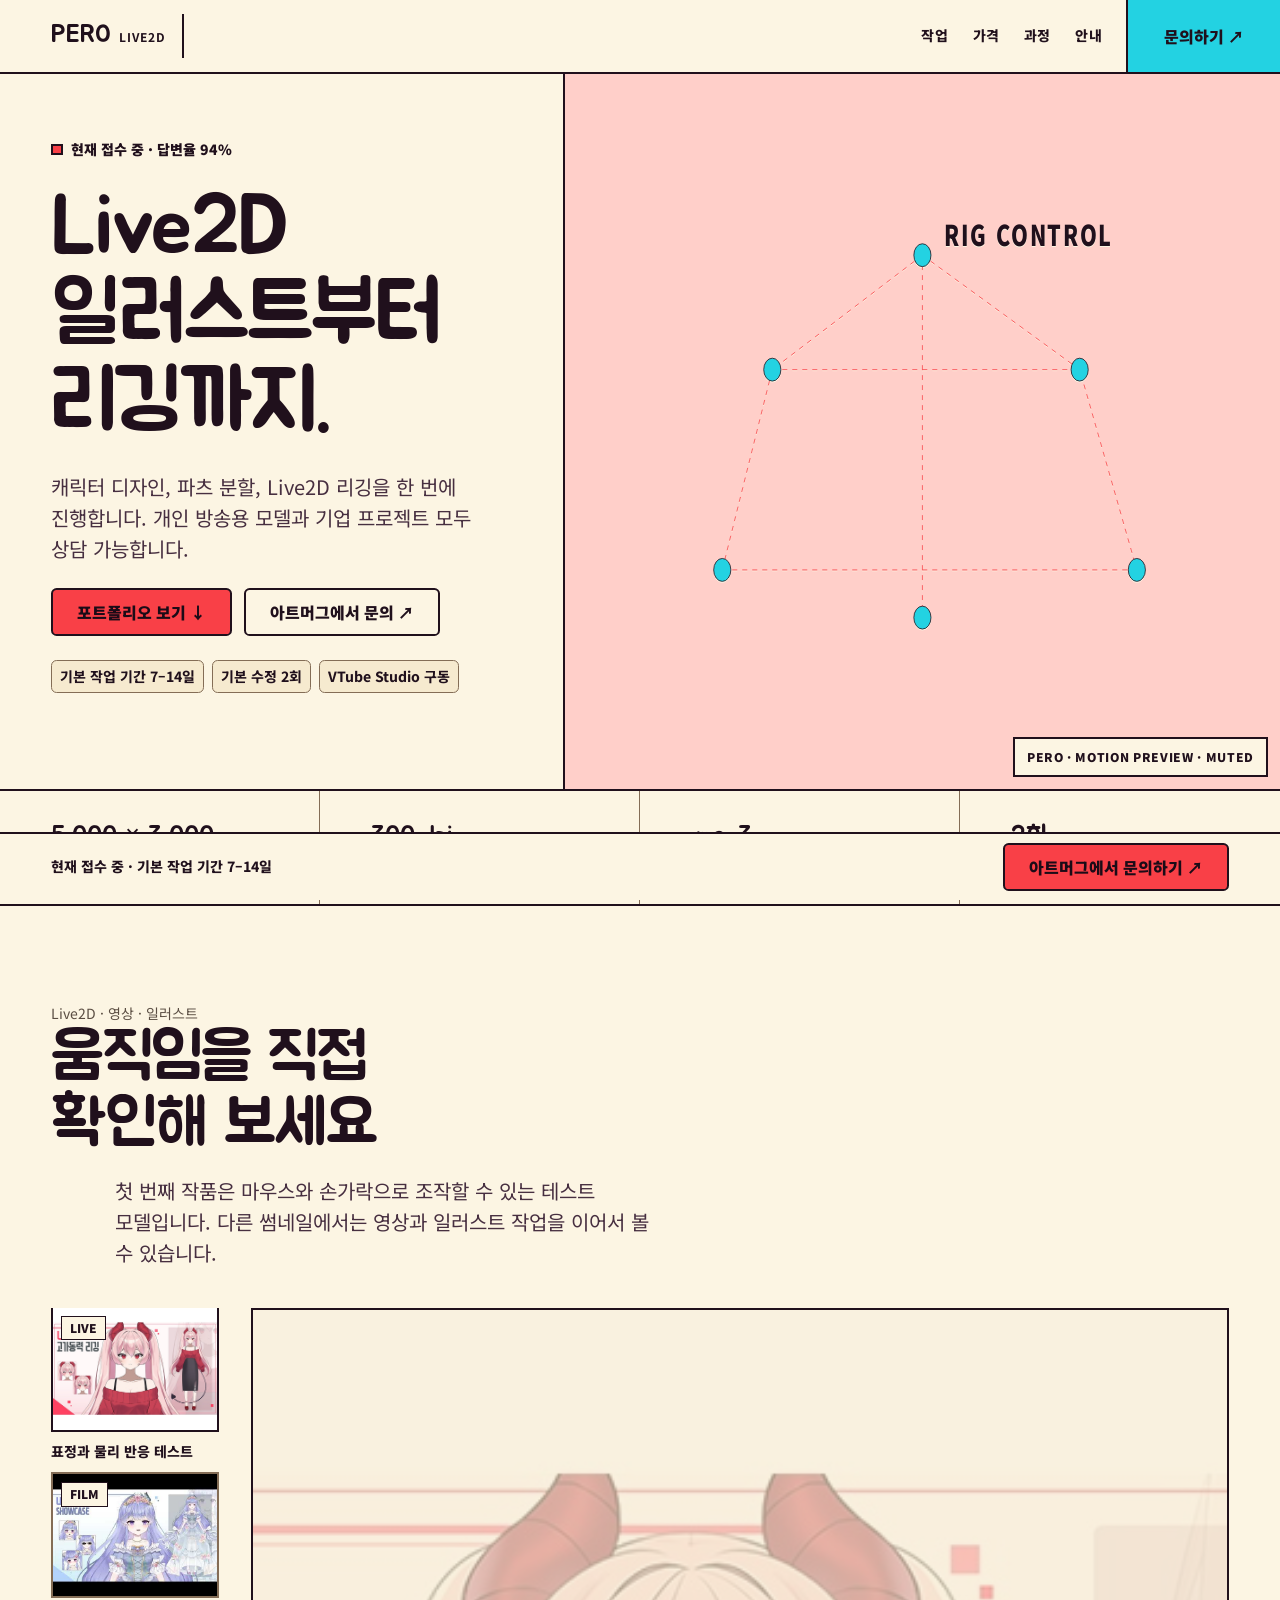
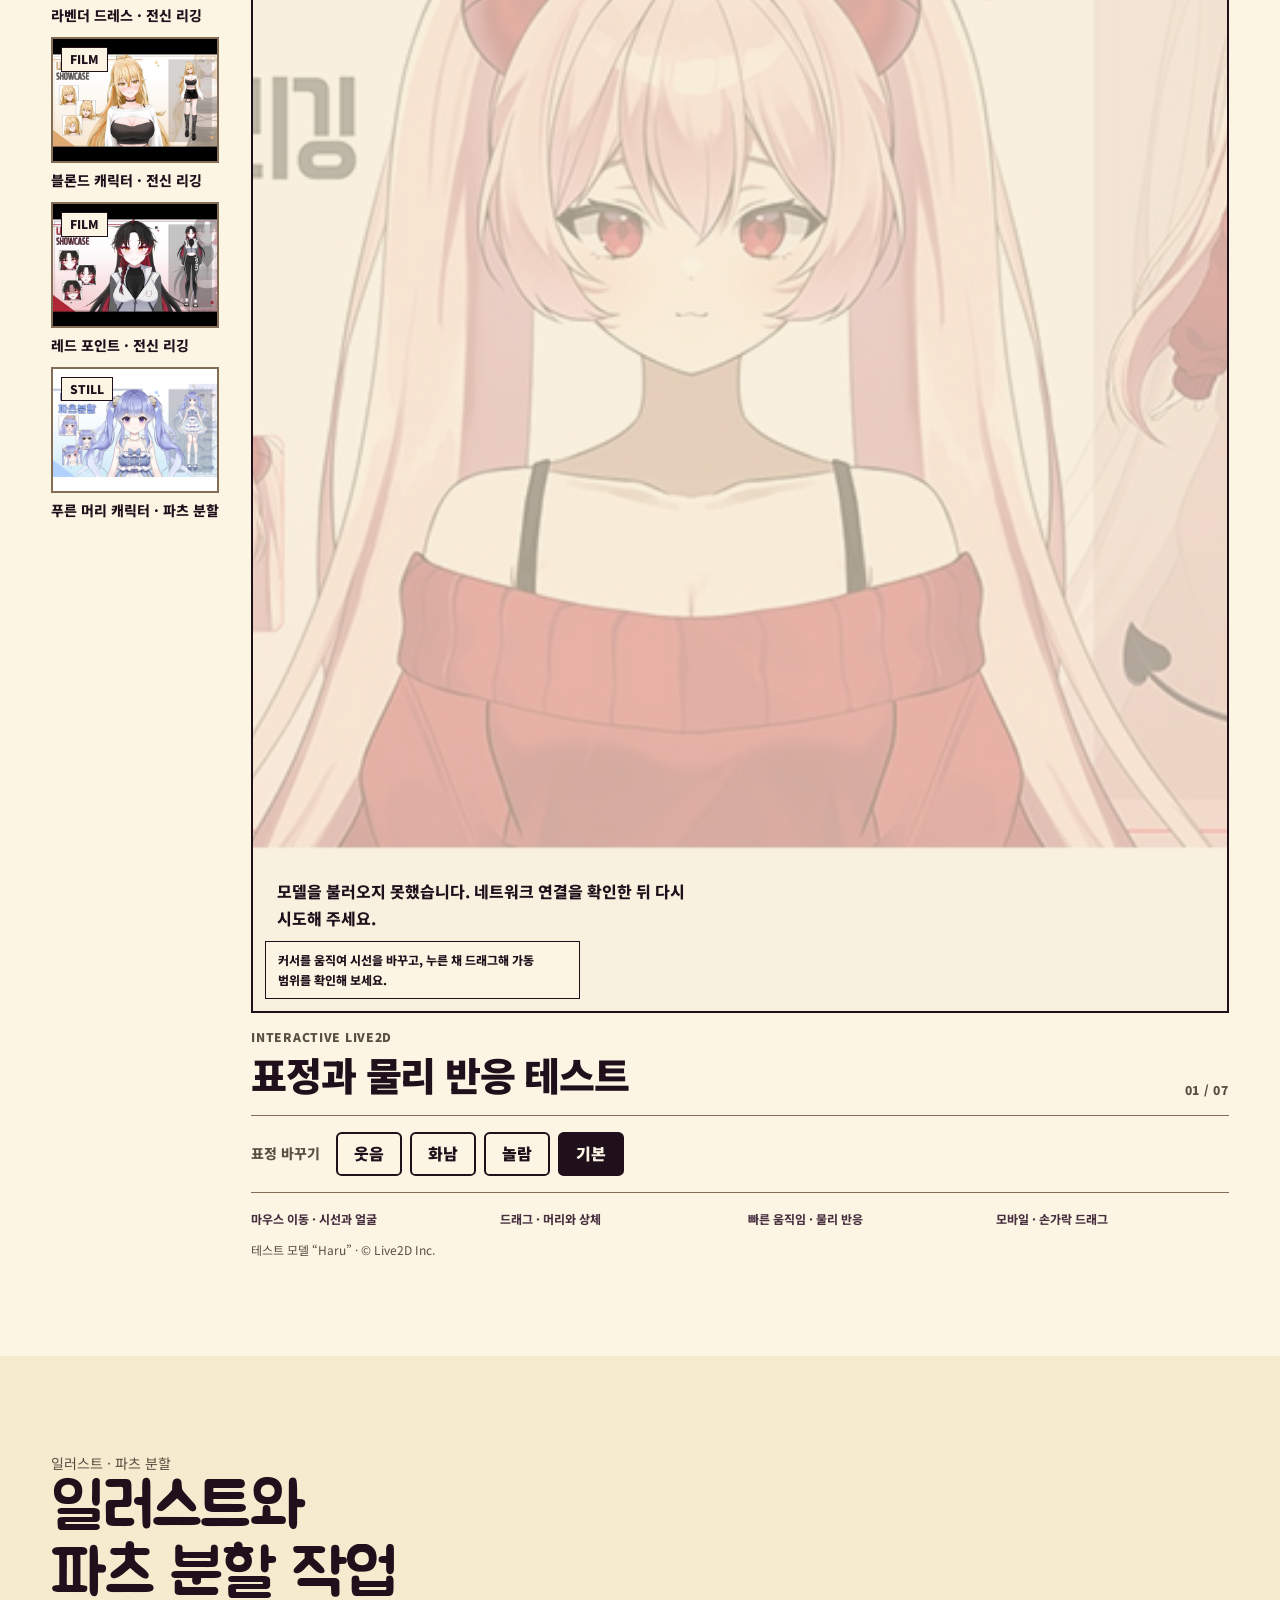
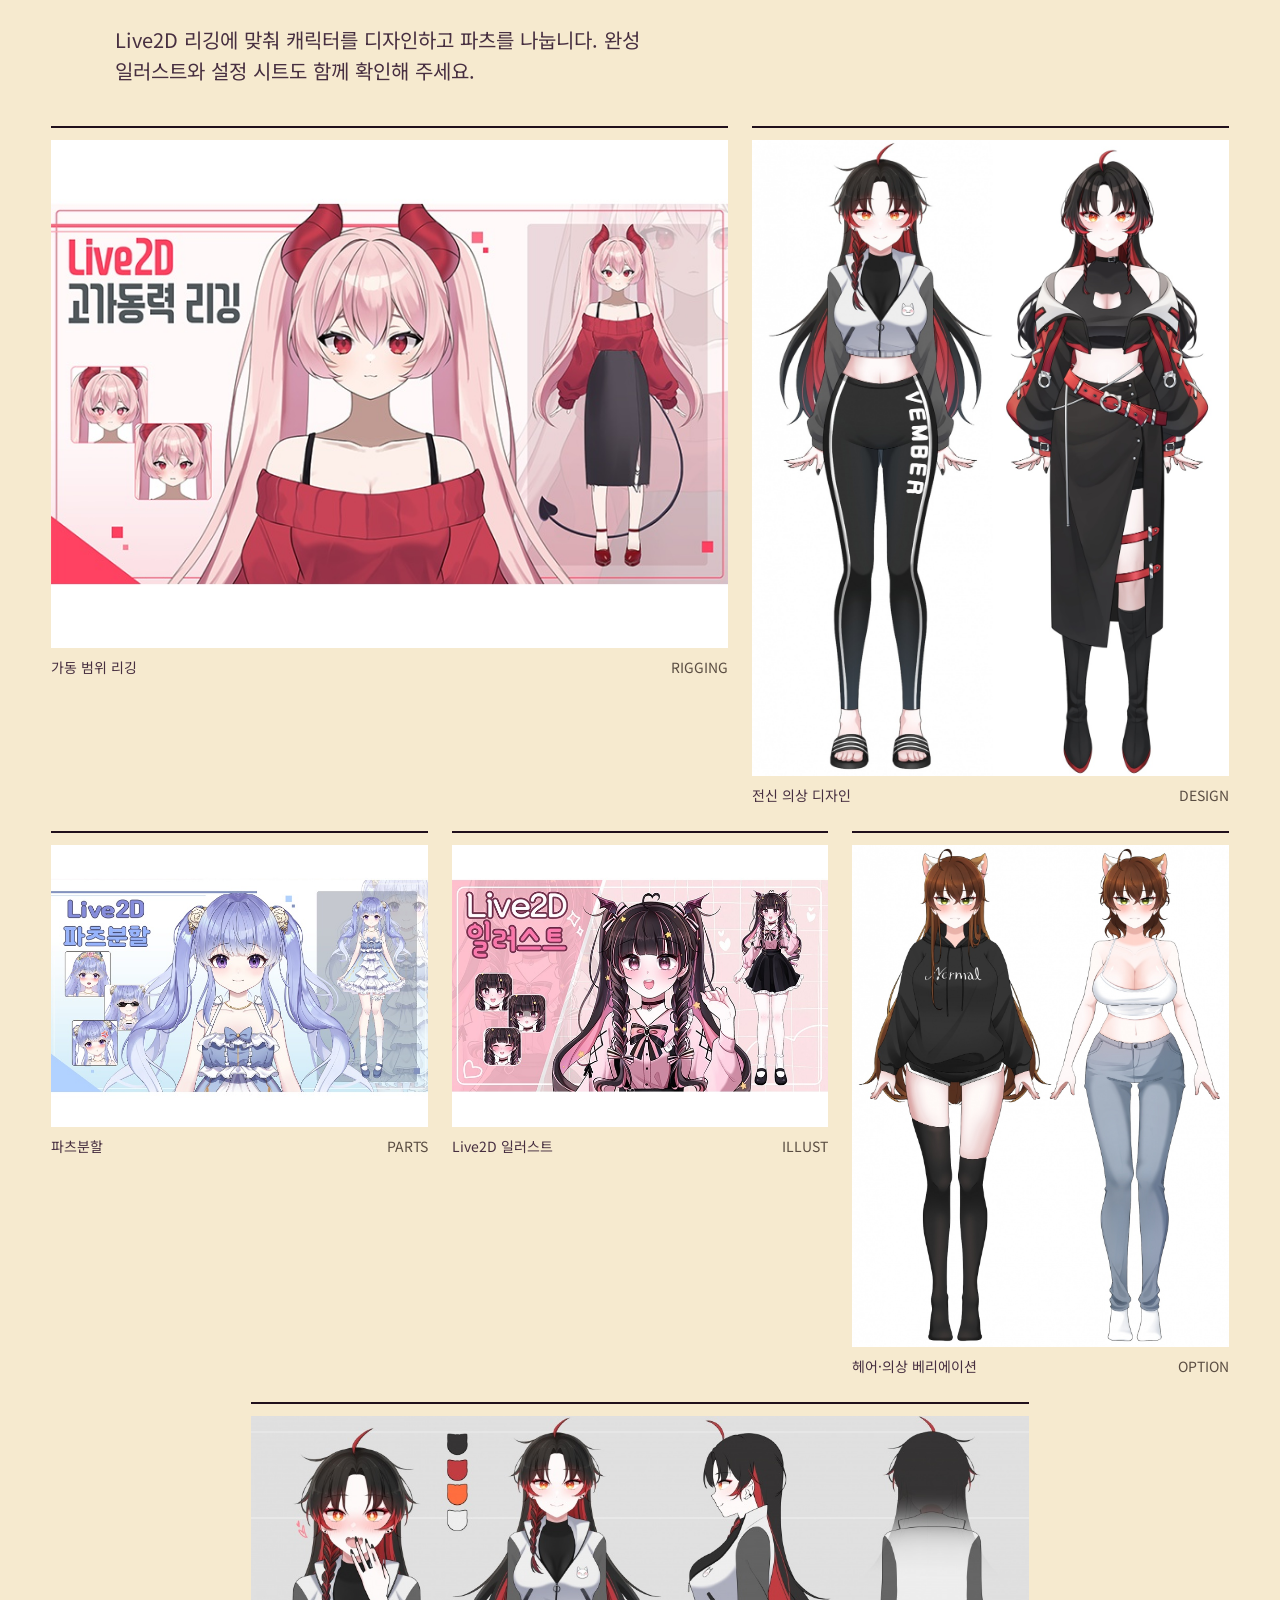
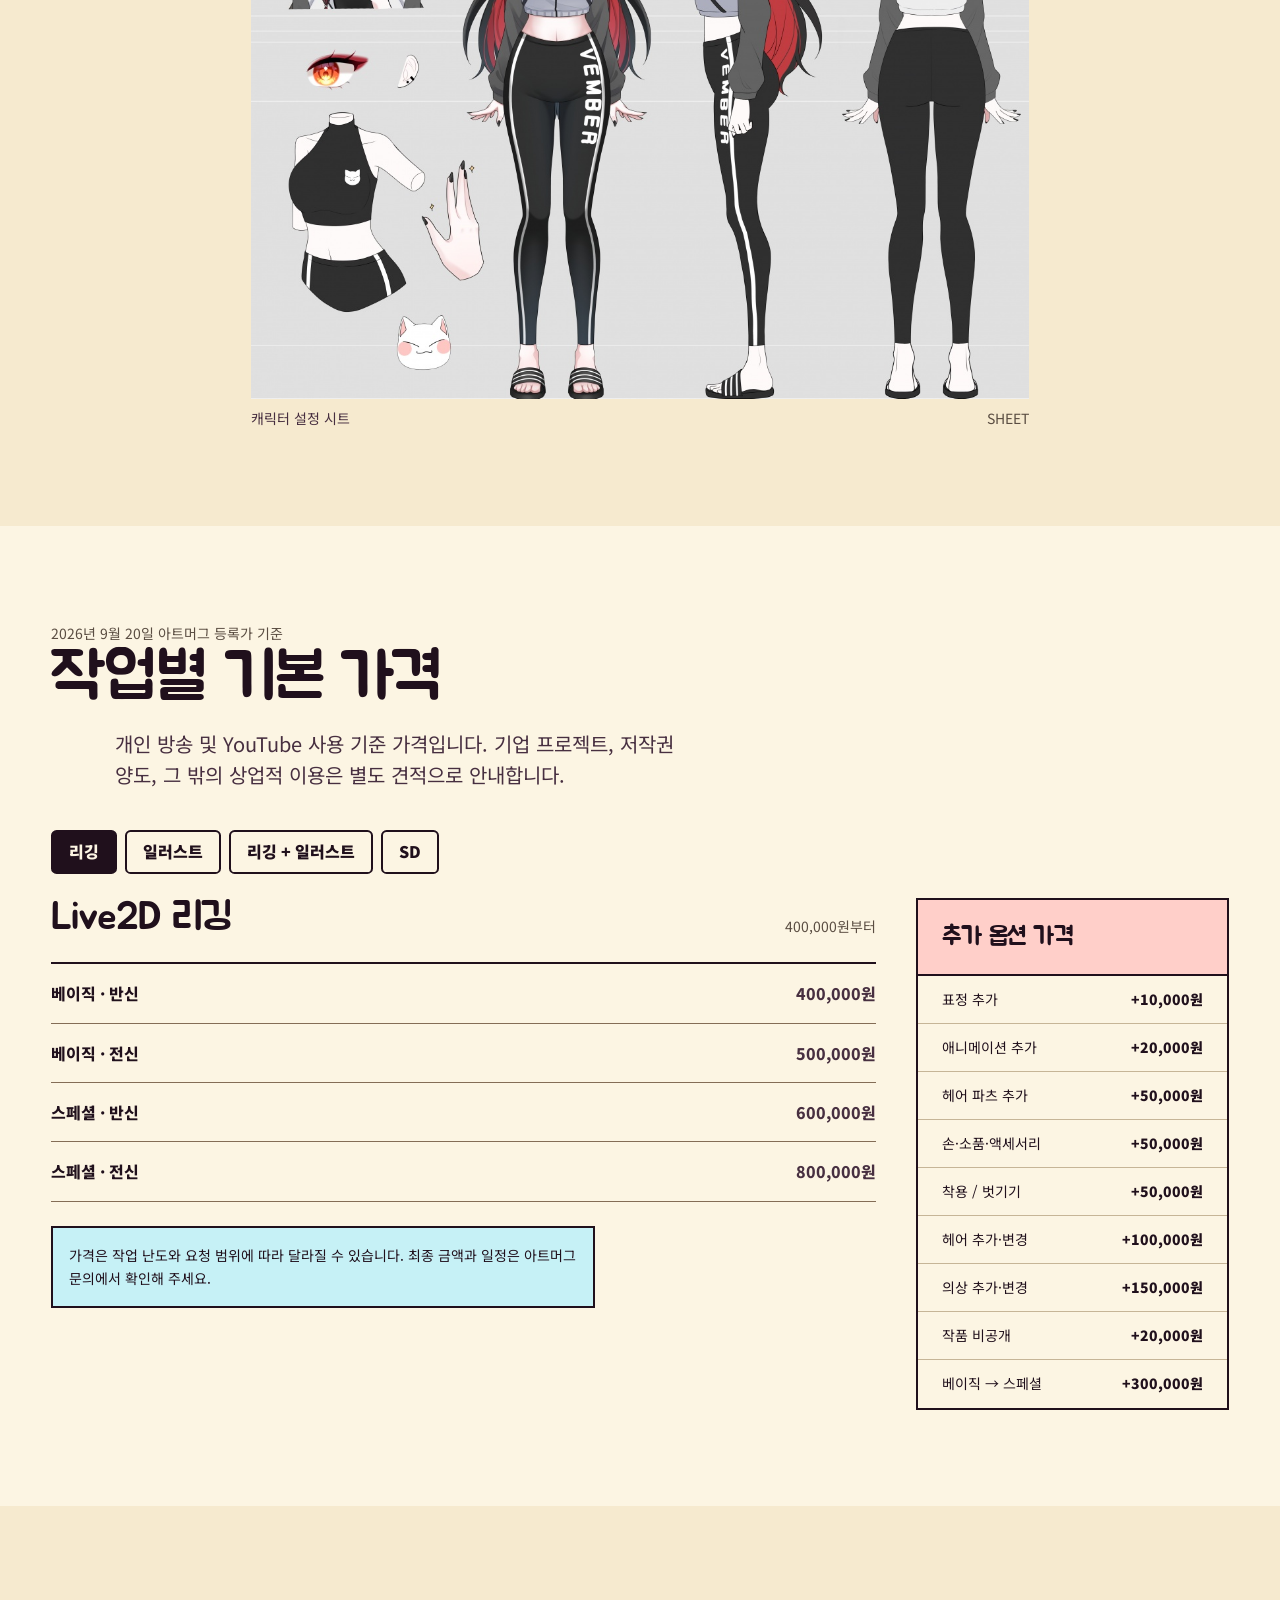
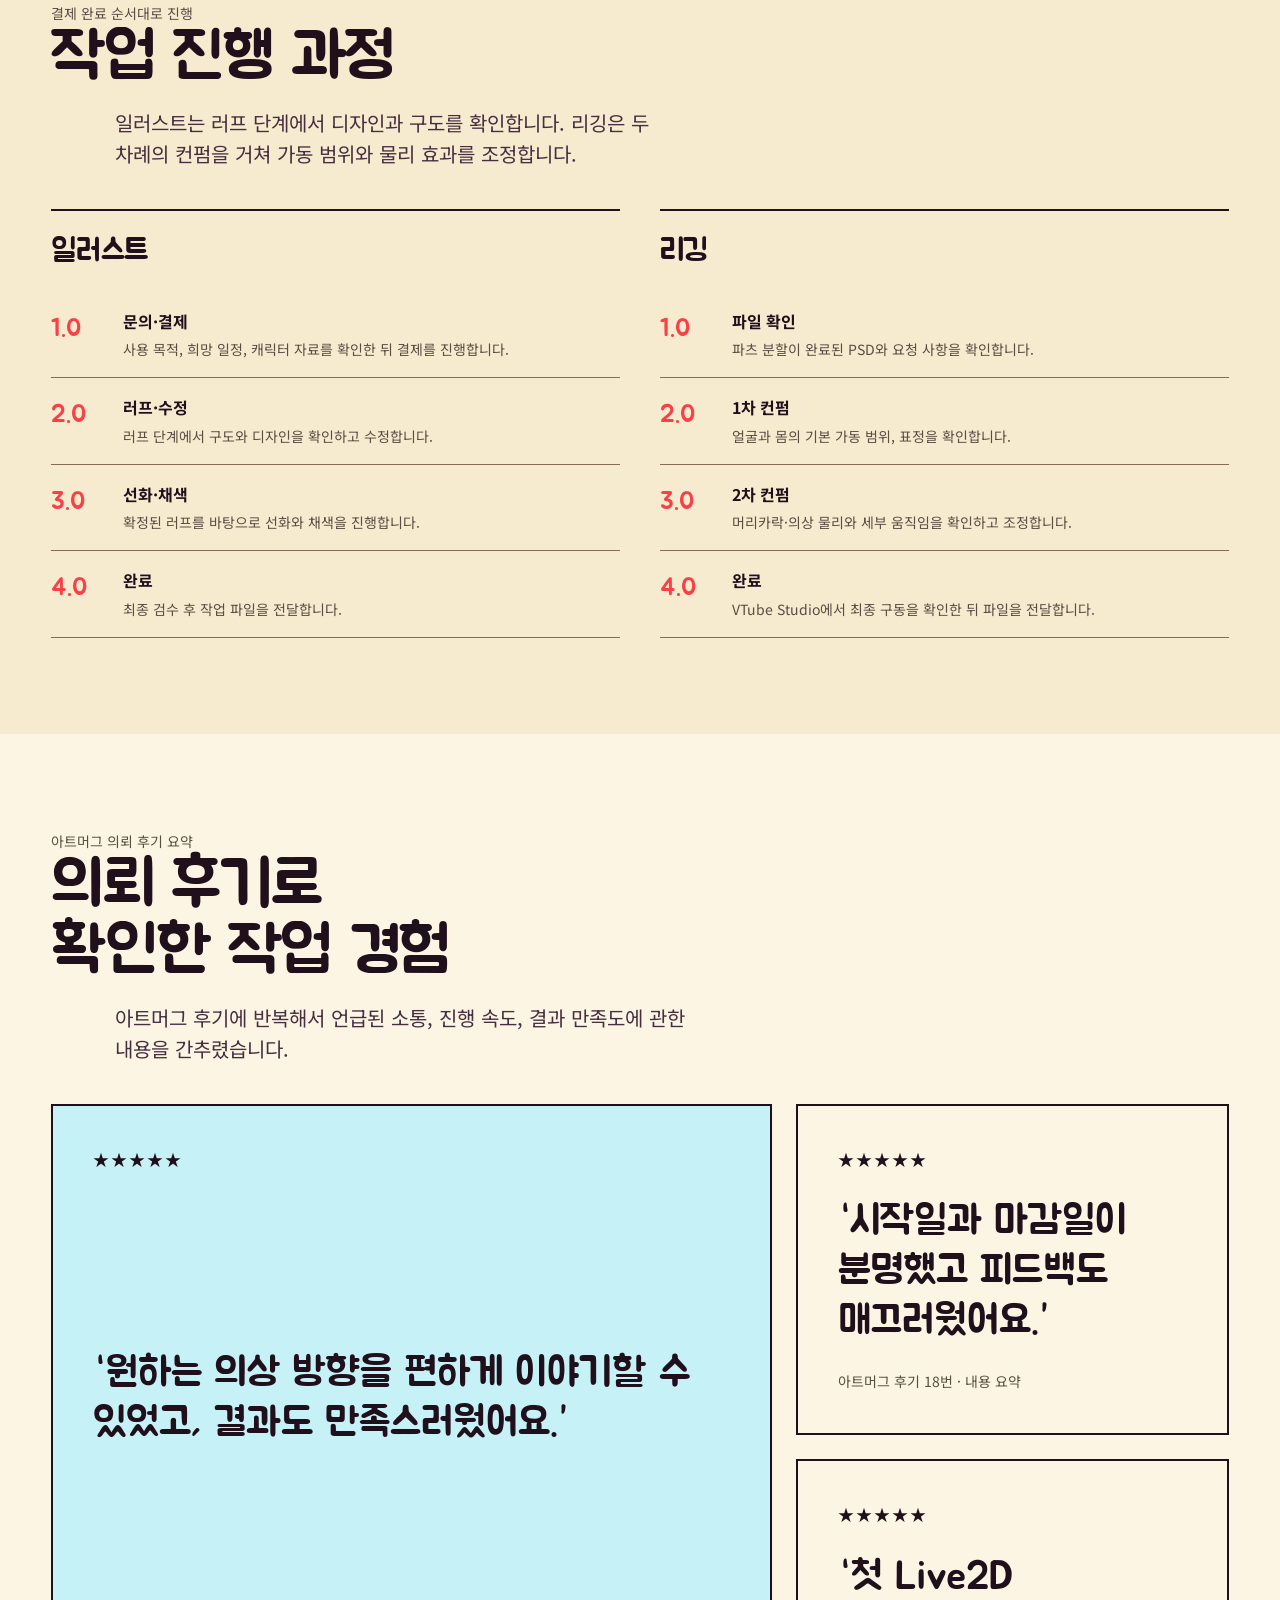
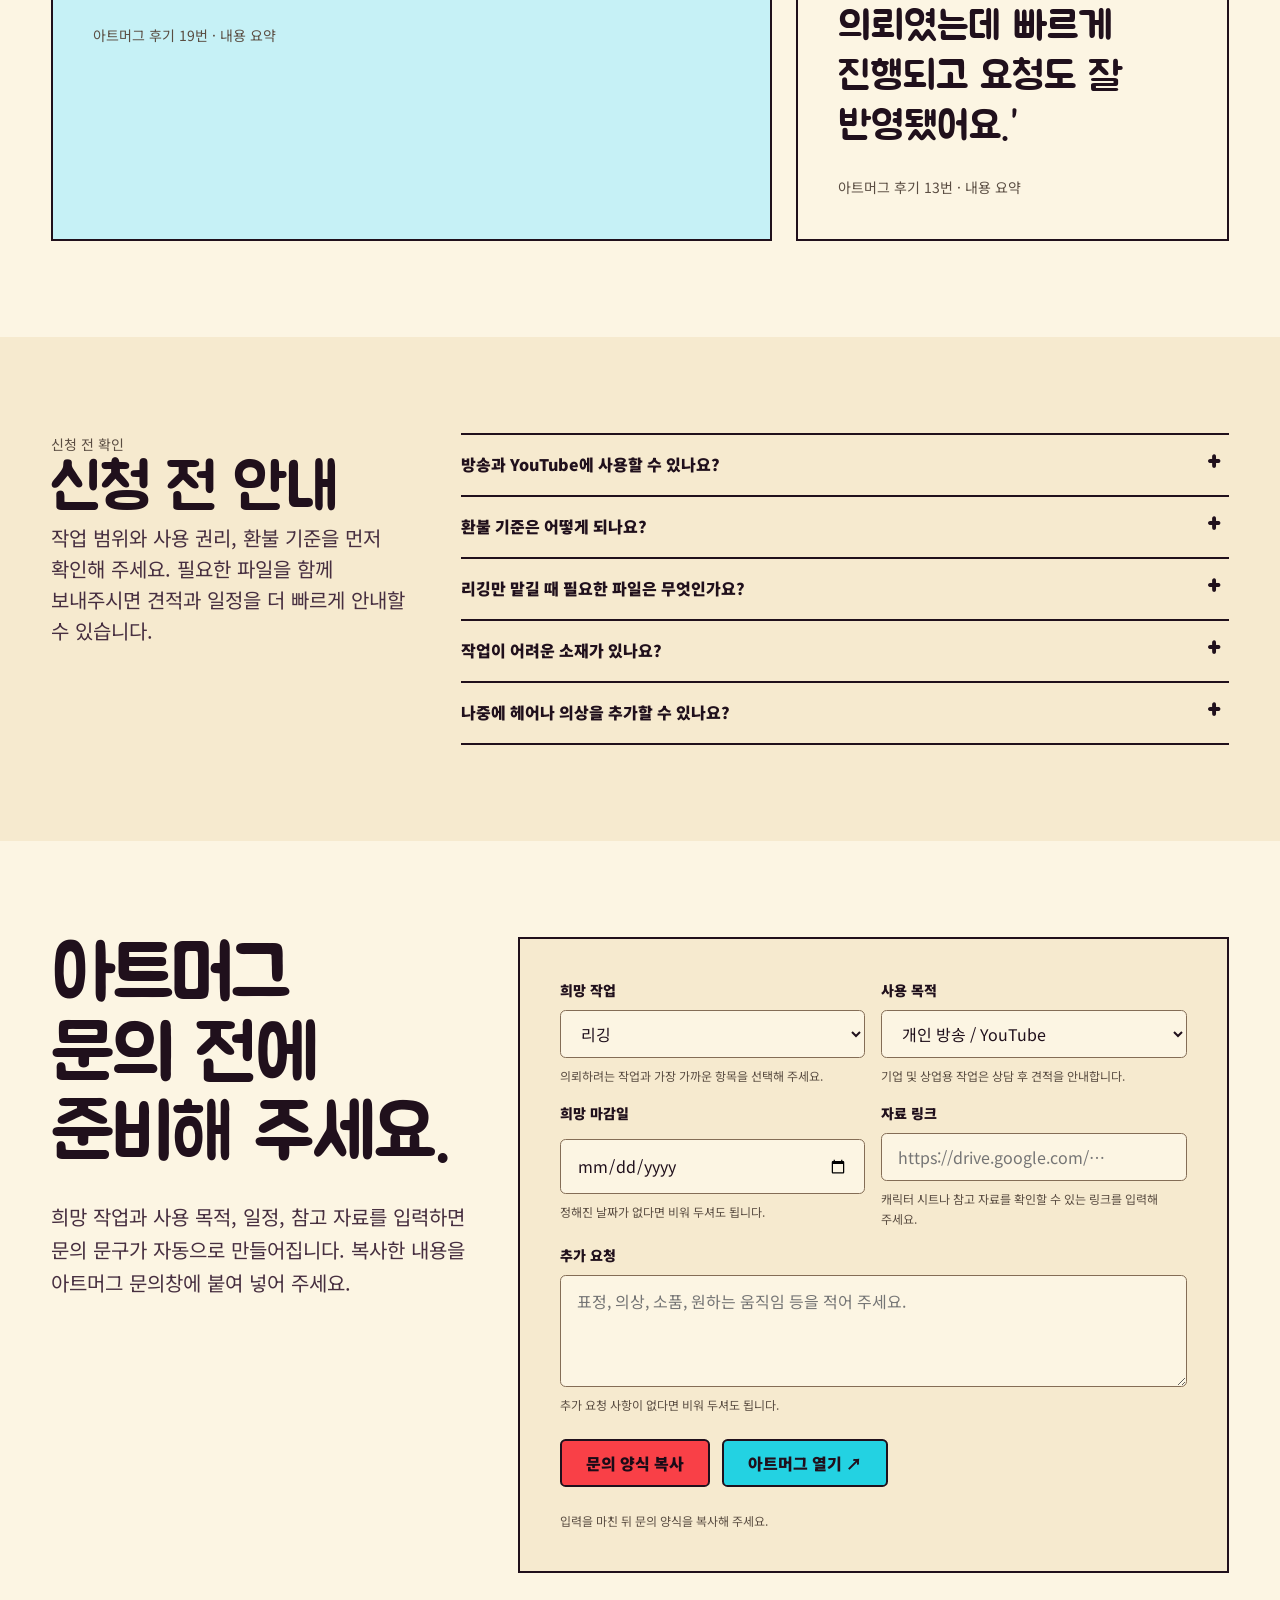
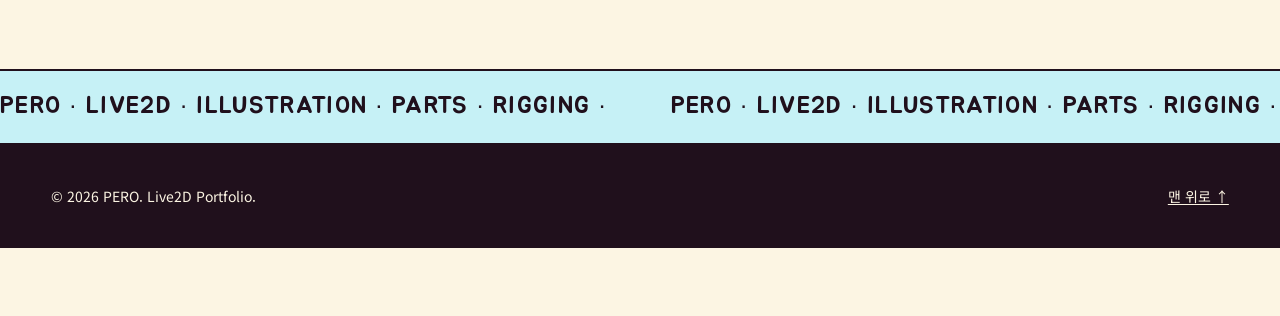
<file: index.html>
<!doctype html>
<html lang="ko">
  <head>
    <meta charset="utf-8">
    <meta name="viewport" content="width=device-width, initial-scale=1, viewport-fit=cover">
    <meta name="description" content="페로의 Live2D 포트폴리오입니다. 일러스트, 파츠 분할, 리깅 작업과 가격·진행 과정을 확인하세요.">
    <title>PERO — Live2D Illustration &amp; Rigging</title>
    <link rel="icon" href="assets/26523-cover-c.jpg">
    <link rel="preconnect" href="https://fonts.googleapis.com">
    <link rel="preconnect" href="https://fonts.gstatic.com" crossorigin>
    <link href="https://fonts.googleapis.com/css2?family=Jua&amp;family=Noto+Sans+KR:wght@400;700;800;900&amp;display=swap" rel="stylesheet">
    <script>
      if (new URLSearchParams(window.location.search).get("embed") === "artmug") {
        document.documentElement.classList.add("artmug-embed");
      }
    </script>
    <script src="portfolio-api.js?v=cloud-2"></script>
    <script src="site-settings.js?v=cloud-1"></script>
    <link rel="stylesheet" href="tokens.css?v=live2d-6">
  </head>
  <body id="top">
    <a class="skip-link" href="#main">본문으로 바로가기</a>

    <header class="nav-slab">
      <a class="slab-mark" href="#top" aria-label="페로 포트폴리오 맨 위로">
        PERO <small>Live2D</small>
      </a>
      <nav class="slab-nav" aria-label="주요 메뉴">
        <ul>
          <li><a href="#work">작업</a></li>
          <li><a href="#price">가격</a></li>
          <li><a href="#process">과정</a></li>
          <li><a href="#policy">안내</a></li>
        </ul>
      </nav>
      <a class="nav-cta" href="https://artmug.kr/index.php?channel=view&amp;uid=26523#ankerQ" target="_blank" rel="noopener">문의하기 ↗</a>
    </header>

    <main id="main">
      <section class="hero" aria-labelledby="hero-title">
        <div class="hero__copy">
          <p class="hero__availability" data-site-text="heroAvailability">현재 접수 중 · 답변율 94%</p>
          <h1 id="hero-title" data-site-text="heroTitle">Live2D 일러스트부터 리깅까지.</h1>
          <p class="hero__lede" data-site-text="heroLede">캐릭터 디자인, 파츠 분할, Live2D 리깅을 한 번에 진행합니다. 개인 방송용 모델과 기업 프로젝트 모두 상담 가능합니다.</p>
          <div class="hero__actions">
            <a class="button button--primary" href="#work" data-site-text="heroPrimaryCta">포트폴리오 보기 ↓</a>
            <a class="button" href="https://artmug.kr/index.php?channel=view&amp;uid=26523#ankerQ" target="_blank" rel="noopener" data-site-text="heroSecondaryCta">아트머그에서 문의 ↗</a>
          </div>
          <ul class="hero__facts" aria-label="주요 작업 정보">
            <li>기본 작업 기간 7–14일</li>
            <li>기본 수정 2회</li>
            <li>VTube Studio 구동</li>
          </ul>
        </div>

        <figure class="hero__visual">
          <img class="hero__poster" src="assets/26523-cover-c.jpg" width="732" height="549" alt="분홍색과 검은색 의상의 Live2D 캐릭터 일러스트 작업 예시" fetchpriority="high">
          <iframe
            class="hero__video"
            title="라벤더 드레스 Live2D 무음 모션 프리뷰"
            data-src="https://www.youtube-nocookie.com/embed/c3lohRkwjuA?autoplay=1&amp;mute=1&amp;loop=1&amp;playlist=c3lohRkwjuA&amp;controls=0&amp;playsinline=1&amp;rel=0&amp;modestbranding=1&amp;iv_load_policy=3&amp;disablekb=1"
            allow="autoplay; encrypted-media"
            tabindex="-1"
            aria-hidden="true"
          ></iframe>
          <div class="rig-map" aria-hidden="true">
            <svg viewBox="0 0 100 75" preserveAspectRatio="none">
              <path d="M50 19 L29 31 L22 52 M50 19 L72 31 L80 52 M50 19 L50 57"></path>
              <line x1="29" y1="31" x2="72" y2="31"></line>
              <line x1="22" y1="52" x2="80" y2="52"></line>
              <circle cx="50" cy="19" r="1.2"></circle>
              <circle cx="29" cy="31" r="1.2"></circle>
              <circle cx="72" cy="31" r="1.2"></circle>
              <circle cx="22" cy="52" r="1.2"></circle>
              <circle cx="80" cy="52" r="1.2"></circle>
              <circle cx="50" cy="57" r="1.2"></circle>
              <text x="53" y="18">RIG CONTROL</text>
            </svg>
          </div>
          <figcaption class="hero__caption">PERO · Motion Preview · Muted</figcaption>
        </figure>
      </section>

      <section class="proof-strip" aria-label="작업 사양">
        <div class="proof-strip__item"><strong>5,000 × 3,000</strong><span>기본 작업 크기</span></div>
        <div class="proof-strip__item"><strong>300 dpi</strong><span>일러스트 해상도</span></div>
        <div class="proof-strip__item"><strong>.moc3</strong><span>리깅 납품 형식</span></div>
        <div class="proof-strip__item"><strong>2회</strong><span>기본 수정 횟수</span></div>
      </section>

      <section class="section" id="work" aria-labelledby="work-title">
        <div class="shell">
          <header class="section-head">
            <div>
              <p class="section-index" data-site-text="workLabel">Live2D · 영상 · 일러스트</p>
              <h2 class="section-title" id="work-title" data-site-text="workTitle">움직임을 직접 확인해 보세요</h2>
            </div>
            <p class="section-lede" data-site-text="workLede">첫 번째 작품은 마우스와 손가락으로 조작할 수 있는 테스트 모델입니다. 다른 썸네일에서는 영상과 일러스트 작업을 이어서 볼 수 있습니다.</p>
          </header>

          <div class="portfolio-workbench" data-portfolio-workbench>
            <div class="portfolio-rail" aria-label="포트폴리오 작품 목록" data-portfolio-rail></div>

            <article class="portfolio-stage" aria-labelledby="portfolio-current-title">
              <div class="portfolio-stage__media" data-portfolio-media>
                <canvas id="live2d-canvas" aria-label="마우스나 손가락으로 조작하는 Live2D 모델"></canvas>
                <img class="portfolio-stage__image" data-portfolio-image src="assets/26523-cover.jpg" width="732" height="549" alt="" hidden>
                <button class="portfolio-stage__video" type="button" data-portfolio-video hidden>
                  <img data-portfolio-video-poster src="assets/video-01.jpg" width="480" height="360" alt="">
                  <span class="portfolio-stage__play" aria-hidden="true"><svg viewBox="0 0 24 24"><path d="M8 5v14l11-7z" fill="currentColor"></path></svg></span>
                  <span>쇼케이스 영상 보기</span>
                </button>

                <div class="live2d-loading" data-live2d-loading role="status">
                  <span class="live2d-loading__dot" aria-hidden="true"></span>
                  <span>테스트 모델을 불러오는 중입니다…</span>
                </div>
                <div class="live2d-fallback" data-live2d-fallback hidden>
                  <img src="assets/26523-cover.jpg" width="732" height="549" alt="Live2D 리깅 작업 대표 이미지">
                  <p>모델을 불러오지 못했습니다. 네트워크 연결을 확인한 뒤 다시 시도해 주세요.</p>
                  <button type="button" data-live2d-retry>모델 다시 불러오기</button>
                </div>
                <p class="portfolio-stage__hint" data-live2d-hint>커서를 움직여 시선을 바꾸고, 누른 채 드래그해 가동 범위를 확인해 보세요.</p>
              </div>

              <div class="portfolio-stage__bar">
                <div>
                  <p class="portfolio-stage__kind" data-portfolio-kind>INTERACTIVE LIVE2D</p>
                  <h3 id="portfolio-current-title" data-portfolio-title>표정과 물리 반응 테스트</h3>
                </div>
                <span class="portfolio-stage__counter" data-portfolio-counter>01 / 07</span>
              </div>

              <div class="live2d-controls" data-live2d-controls>
                <p>표정 바꾸기</p>
                <div class="live2d-controls__buttons">
                  <button type="button" data-expression="F05" aria-pressed="false">웃음</button>
                  <button type="button" data-expression="F03" aria-pressed="false">화남</button>
                  <button type="button" data-expression="F06" aria-pressed="false">놀람</button>
                  <button type="button" data-expression="neutral" aria-pressed="true">기본</button>
                </div>
              </div>

              <div class="portfolio-stage__notes" data-portfolio-notes>
                <span>마우스 이동 · 시선과 얼굴</span>
                <span>드래그 · 머리와 상체</span>
                <span>빠른 움직임 · 물리 반응</span>
                <span>모바일 · 손가락 드래그</span>
              </div>
              <p class="portfolio-stage__credit" data-live2d-credit>테스트 모델 “Haru” · © Live2D Inc.</p>
              <p class="visually-hidden" aria-live="polite" data-portfolio-status></p>
            </article>
          </div>
        </div>
      </section>

      <section class="section section--paper-2" aria-labelledby="still-title">
        <div class="shell">
          <header class="section-head">
            <div>
              <p class="section-index">일러스트 · 파츠 분할</p>
              <h2 class="section-title" id="still-title">일러스트와 파츠 분할 작업</h2>
            </div>
            <p class="section-lede">Live2D 리깅에 맞춰 캐릭터를 디자인하고 파츠를 나눕니다. 완성 일러스트와 설정 시트도 함께 확인해 주세요.</p>
          </header>

          <div class="still-grid">
            <figure class="still-card still-card--wide">
              <img src="assets/26523-cover.jpg" width="732" height="549" alt="분홍 머리 캐릭터의 Live2D 가동력 리깅 작업 예시" loading="lazy">
              <figcaption><span>가동 범위 리깅</span><span>RIGGING</span></figcaption>
            </figure>
            <figure class="still-card still-card--portrait">
              <img src="assets/detail-04.jpg" width="1180" height="1573" alt="검정과 빨강 콘셉트 캐릭터의 전신 의상 디자인 두 종" loading="lazy">
              <figcaption><span>전신 의상 디자인</span><span>DESIGN</span></figcaption>
            </figure>
            <figure class="still-card">
              <img src="assets/26523-cover-b.jpg" width="732" height="549" alt="푸른 머리 캐릭터의 Live2D 파츠분할 작업 예시" loading="lazy">
              <figcaption><span>파츠분할</span><span>PARTS</span></figcaption>
            </figure>
            <figure class="still-card">
              <img src="assets/26523-cover-c.jpg" width="732" height="549" alt="분홍색 의상의 검은 머리 캐릭터 일러스트 작업 예시" loading="lazy">
              <figcaption><span>Live2D 일러스트</span><span>ILLUST</span></figcaption>
            </figure>
            <figure class="still-card still-card--portrait">
              <img src="assets/detail-05.jpg" width="1180" height="1573" alt="고양이 귀 갈색 머리 캐릭터의 전신 디자인 두 종" loading="lazy">
              <figcaption><span>헤어·의상 베리에이션</span><span>OPTION</span></figcaption>
            </figure>
            <figure class="still-card">
              <img src="assets/detail-06.jpg" width="1180" height="917" alt="검정과 빨강 캐릭터의 정면 측면 후면 설정화" loading="lazy">
              <figcaption><span>캐릭터 설정 시트</span><span>SHEET</span></figcaption>
            </figure>
          </div>
        </div>
      </section>

      <section class="section" id="price" aria-labelledby="price-title">
        <div class="shell">
          <header class="section-head">
            <div>
              <p class="section-index">2026년 9월 20일 아트머그 등록가 기준</p>
              <h2 class="section-title" id="price-title">작업별 기본 가격</h2>
            </div>
            <p class="section-lede">개인 방송 및 YouTube 사용 기준 가격입니다. 기업 프로젝트, 저작권 양도, 그 밖의 상업적 이용은 별도 견적으로 안내합니다.</p>
          </header>

          <div class="tab-list" role="tablist" aria-label="가격 유형">
            <button class="tab-button" id="tab-rigging" type="button" role="tab" aria-selected="true" aria-controls="panel-rigging" tabindex="0">리깅</button>
            <button class="tab-button" id="tab-illustration" type="button" role="tab" aria-selected="false" aria-controls="panel-illustration" tabindex="-1">일러스트</button>
            <button class="tab-button" id="tab-package" type="button" role="tab" aria-selected="false" aria-controls="panel-package" tabindex="-1">리깅 + 일러스트</button>
            <button class="tab-button" id="tab-sd" type="button" role="tab" aria-selected="false" aria-controls="panel-sd" tabindex="-1">SD</button>
          </div>

          <div class="price-layout">
            <div>
              <section class="price-panel" id="panel-rigging" role="tabpanel" aria-labelledby="tab-rigging">
                <div class="price-panel__intro"><h3>Live2D 리깅</h3><p>400,000원부터</p></div>
                <ul class="price-list">
                  <li><strong>베이직 · 반신</strong><span>400,000원</span></li>
                  <li><strong>베이직 · 전신</strong><span>500,000원</span></li>
                  <li><strong>스페셜 · 반신</strong><span>600,000원</span></li>
                  <li><strong>스페셜 · 전신</strong><span>800,000원</span></li>
                </ul>
              </section>

              <section class="price-panel" id="panel-illustration" role="tabpanel" aria-labelledby="tab-illustration" hidden>
                <div class="price-panel__intro"><h3>일러스트</h3><p>파츠분할 포함</p></div>
                <ul class="price-list">
                  <li><strong>반신</strong><span>600,000원</span></li>
                  <li><strong>전신</strong><span>800,000원</span></li>
                  <li><strong>전신 캐릭터 디자인 + 일러스트</strong><span>900,000원</span></li>
                </ul>
              </section>

              <section class="price-panel" id="panel-package" role="tabpanel" aria-labelledby="tab-package" hidden>
                <div class="price-panel__intro"><h3>리깅 + 일러스트</h3><p>베이직 / 스페셜</p></div>
                <ul class="price-list">
                  <li><strong>베이직 · 반신</strong><span>900,000원</span></li>
                  <li><strong>베이직 · 전신</strong><span>1,200,000원</span></li>
                  <li><strong>베이직 · 전신 디자인 포함</strong><span>1,300,000원</span></li>
                  <li><strong>스페셜 · 반신</strong><span>1,000,000원</span></li>
                  <li><strong>스페셜 · 전신</strong><span>1,300,000원</span></li>
                  <li><strong>스페셜 · 전신 디자인 포함</strong><span>1,500,000원</span></li>
                </ul>
              </section>

              <section class="price-panel" id="panel-sd" role="tabpanel" aria-labelledby="tab-sd" hidden>
                <div class="price-panel__intro"><h3>SD 모델</h3><p>전신 기준</p></div>
                <ul class="price-list">
                  <li><strong>SD 리깅</strong><span>300,000원</span></li>
                  <li><strong>SD 일러스트 + 리깅</strong><span>500,000원</span></li>
                  <li><strong>SD 파츠분할</strong><span>200,000원</span></li>
                </ul>
              </section>

              <p class="price-note">가격은 작업 난도와 요청 범위에 따라 달라질 수 있습니다. 최종 금액과 일정은 아트머그 문의에서 확인해 주세요.</p>
            </div>

            <aside class="option-board" aria-labelledby="option-title">
              <h3 id="option-title">추가 옵션 가격</h3>
              <ul class="option-list">
                <li><span>표정 추가</span><span>+10,000원</span></li>
                <li><span>애니메이션 추가</span><span>+20,000원</span></li>
                <li><span>헤어 파츠 추가</span><span>+50,000원</span></li>
                <li><span>손·소품·액세서리</span><span>+50,000원</span></li>
                <li><span>착용 / 벗기기</span><span>+50,000원</span></li>
                <li><span>헤어 추가·변경</span><span>+100,000원</span></li>
                <li><span>의상 추가·변경</span><span>+150,000원</span></li>
                <li><span>작품 비공개</span><span>+20,000원</span></li>
                <li><span>베이직 → 스페셜</span><span>+300,000원</span></li>
              </ul>
            </aside>
          </div>
        </div>
      </section>

      <section class="section section--paper-2" id="process" aria-labelledby="process-title">
        <div class="shell">
          <header class="section-head">
            <div>
              <p class="section-index">결제 완료 순서대로 진행</p>
              <h2 class="section-title" id="process-title">작업 진행 과정</h2>
            </div>
            <p class="section-lede">일러스트는 러프 단계에서 디자인과 구도를 확인합니다. 리깅은 두 차례의 컨펌을 거쳐 가동 범위와 물리 효과를 조정합니다.</p>
          </header>

          <div class="process-grid">
            <section class="process-track" aria-labelledby="illust-process-title">
              <h3 id="illust-process-title">일러스트</h3>
              <ol class="steps">
                <li><span class="stage">1.0</span><div><strong>문의·결제</strong><p>사용 목적, 희망 일정, 캐릭터 자료를 확인한 뒤 결제를 진행합니다.</p></div></li>
                <li><span class="stage">2.0</span><div><strong>러프·수정</strong><p>러프 단계에서 구도와 디자인을 확인하고 수정합니다.</p></div></li>
                <li><span class="stage">3.0</span><div><strong>선화·채색</strong><p>확정된 러프를 바탕으로 선화와 채색을 진행합니다.</p></div></li>
                <li><span class="stage">4.0</span><div><strong>완료</strong><p>최종 검수 후 작업 파일을 전달합니다.</p></div></li>
              </ol>
            </section>

            <section class="process-track" aria-labelledby="rig-process-title">
              <h3 id="rig-process-title">리깅</h3>
              <ol class="steps">
                <li><span class="stage">1.0</span><div><strong>파일 확인</strong><p>파츠 분할이 완료된 PSD와 요청 사항을 확인합니다.</p></div></li>
                <li><span class="stage">2.0</span><div><strong>1차 컨펌</strong><p>얼굴과 몸의 기본 가동 범위, 표정을 확인합니다.</p></div></li>
                <li><span class="stage">3.0</span><div><strong>2차 컨펌</strong><p>머리카락·의상 물리와 세부 움직임을 확인하고 조정합니다.</p></div></li>
                <li><span class="stage">4.0</span><div><strong>완료</strong><p>VTube Studio에서 최종 구동을 확인한 뒤 파일을 전달합니다.</p></div></li>
              </ol>
            </section>
          </div>
        </div>
      </section>

      <section class="section" aria-labelledby="review-title">
        <div class="shell">
          <header class="section-head">
            <div>
              <p class="section-index">아트머그 의뢰 후기 요약</p>
              <h2 class="section-title" id="review-title">의뢰 후기로 확인한 작업 경험</h2>
            </div>
            <p class="section-lede">아트머그 후기에 반복해서 언급된 소통, 진행 속도, 결과 만족도에 관한 내용을 간추렸습니다.</p>
          </header>

          <div class="review-grid">
            <article class="review review--lead">
              <p class="review__score" aria-label="별점 5점">★★★★★</p>
              <blockquote>“원하는 의상 방향을 편하게 이야기할 수 있었고, 결과도 만족스러웠어요.”</blockquote>
              <cite>아트머그 후기 19번 · 내용 요약</cite>
            </article>
            <article class="review">
              <p class="review__score" aria-label="별점 5점">★★★★★</p>
              <blockquote>“시작일과 마감일이 분명했고 피드백도 매끄러웠어요.”</blockquote>
              <cite>아트머그 후기 18번 · 내용 요약</cite>
            </article>
            <article class="review">
              <p class="review__score" aria-label="별점 5점">★★★★★</p>
              <blockquote>“첫 Live2D 의뢰였는데 빠르게 진행되고 요청도 잘 반영됐어요.”</blockquote>
              <cite>아트머그 후기 13번 · 내용 요약</cite>
            </article>
          </div>
        </div>
      </section>

      <section class="section section--paper-2" id="policy" aria-labelledby="policy-title">
        <div class="shell policy-layout">
          <header>
            <p class="section-index">신청 전 확인</p>
            <h2 class="section-title" id="policy-title">신청 전 안내</h2>
            <p class="section-lede">작업 범위와 사용 권리, 환불 기준을 먼저 확인해 주세요. 필요한 파일을 함께 보내주시면 견적과 일정을 더 빠르게 안내할 수 있습니다.</p>
          </header>

          <div class="faq-list">
            <details>
              <summary>방송과 YouTube에 사용할 수 있나요?</summary>
              <div><p>개인 방송 및 YouTube에서 사용할 수 있습니다. 저작권은 페로에게 있습니다. 방송 외 상업적 이용, 기업 프로젝트, 저작권 양도가 필요한 경우 먼저 문의해 주세요.</p></div>
            </details>
            <details>
              <summary>환불 기준은 어떻게 되나요?</summary>
              <div>
                <ul>
                  <li>작업 전: 전액 환불</li>
                  <li>일러스트 러프 단계: 70% 환불</li>
                  <li>선화 및 1차 컨펌 후: 환불 불가</li>
                  <li>리깅 작업 시작 후: 환불 불가</li>
                </ul>
              </div>
            </details>
            <details>
              <summary>리깅만 맡길 때 필요한 파일은 무엇인가요?</summary>
              <div><p>파츠 분할이 완료된 수정 가능한 PSD 파일이 필요합니다. 작업 가능 여부와 견적은 파일을 확인한 뒤 안내합니다.</p></div>
            </details>
            <details>
              <summary>작업이 어려운 소재가 있나요?</summary>
              <div><p>고어 표현, 노인, 근육질 체형 등은 작업이 어려울 수 있습니다. 원하는 분위기와 그림체를 확인할 수 있는 참고 자료를 함께 보내 주세요.</p></div>
            </details>
            <details>
              <summary>나중에 헤어나 의상을 추가할 수 있나요?</summary>
              <div><p>헤어, 의상, 표정 파츠, 리깅 업그레이드는 이후에도 추가할 수 있습니다. 기존 모델의 파츠 구성과 추가 범위에 따라 견적이 달라질 수 있습니다.</p></div>
            </details>
          </div>
        </div>
      </section>

      <section class="shell inquiry" id="inquiry" aria-labelledby="inquiry-title">
        <div class="inquiry__copy">
          <h2 id="inquiry-title" data-site-text="inquiryTitle">아트머그 문의 전에 준비해 주세요.</h2>
          <p data-site-text="inquiryLede">희망 작업과 사용 목적, 일정, 참고 자료를 입력하면 문의 문구가 자동으로 만들어집니다. 복사한 내용을 아트머그 문의창에 붙여 넣어 주세요.</p>
        </div>

        <form class="inquiry-form" id="inquiry-form">
          <div class="form-grid">
            <div class="field">
              <label for="project-type">희망 작업</label>
              <select id="project-type" name="project-type">
                <option>리깅</option>
                <option>일러스트</option>
                <option>리깅 + 일러스트</option>
                <option>SD</option>
                <option>파츠분할</option>
              </select>
              <span class="field-help">의뢰하려는 작업과 가장 가까운 항목을 선택해 주세요.</span>
            </div>
            <div class="field">
              <label for="project-use">사용 목적</label>
              <select id="project-use" name="project-use">
                <option>개인 방송 / YouTube</option>
                <option>개인 소장</option>
                <option>기업 / 브랜드</option>
                <option>방송 외 상업 이용</option>
              </select>
              <span class="field-help">기업 및 상업용 작업은 상담 후 견적을 안내합니다.</span>
            </div>
            <div class="field">
              <label for="deadline">희망 마감일</label>
              <input id="deadline" name="deadline" type="date">
              <span class="field-help">정해진 날짜가 없다면 비워 두셔도 됩니다.</span>
            </div>
            <div class="field">
              <label for="reference-link">자료 링크</label>
              <input id="reference-link" name="reference-link" type="url" inputmode="url" placeholder="https://drive.google.com/…">
              <span class="field-help">캐릭터 시트나 참고 자료를 확인할 수 있는 링크를 입력해 주세요.</span>
            </div>
            <div class="field field--full">
              <label for="project-note">추가 요청</label>
              <textarea id="project-note" name="project-note" placeholder="표정, 의상, 소품, 원하는 움직임 등을 적어 주세요."></textarea>
              <span class="field-help">추가 요청 사항이 없다면 비워 두셔도 됩니다.</span>
            </div>
          </div>
          <div class="inquiry-form__actions">
            <button class="button button--primary" id="copy-inquiry" type="submit">문의 양식 복사</button>
            <a class="button button--cyan" href="https://artmug.kr/index.php?channel=view&amp;uid=26523#ankerQ" target="_blank" rel="noopener">아트머그 열기 ↗</a>
          </div>
          <p class="field-help" id="copy-status" aria-live="polite">입력을 마친 뒤 문의 양식을 복사해 주세요.</p>
        </form>
      </section>
    </main>

    <footer>
      <div class="foot-marquee" tabindex="0" aria-label="페로 Live2D 포트폴리오 자동 흐름. 마우스를 올리거나 초점을 두면 멈춥니다.">
        <div class="foot-marquee__track" aria-hidden="true">
          <span>PERO · LIVE2D · ILLUSTRATION · PARTS · RIGGING ·</span>
          <span>PERO · LIVE2D · ILLUSTRATION · PARTS · RIGGING ·</span>
        </div>
      </div>
      <div class="footer-meta">
        <p>© 2026 PERO. Live2D Portfolio.</p>
        <a href="#top">맨 위로 ↑</a>
      </div>
    </footer>

    <aside class="sticky-cta" aria-label="빠른 문의">
      <p data-site-text="stickyText">현재 접수 중 · 기본 작업 기간 7–14일</p>
      <a href="https://artmug.kr/index.php?channel=view&amp;uid=26523#ankerQ" target="_blank" rel="noopener" data-site-text="stickyCta">아트머그에서 문의하기 ↗</a>
    </aside>

    <dialog class="video-dialog" id="video-dialog" aria-labelledby="video-dialog-title">
      <div class="video-dialog__bar">
        <strong id="video-dialog-title">Live2D 쇼케이스</strong>
        <button class="dialog-close" type="button" aria-label="영상 닫기">
          <svg viewBox="0 0 24 24" aria-hidden="true"><path d="M5 5l14 14M19 5L5 19" fill="none" stroke="currentColor" stroke-width="2"></path></svg>
        </button>
      </div>
      <div class="video-frame">
        <iframe id="video-iframe" title="Live2D 쇼케이스 영상" allow="autoplay; encrypted-media; picture-in-picture" allowfullscreen></iframe>
      </div>
    </dialog>

    <script src="portfolio-data.js?v=live2d-1"></script>
    <script src="portfolio-public-state.js?v=cloud-1"></script>
    <script src="live2d-viewer.js?v=cloud-1"></script>
    <script>
      (() => {
        const heroVisual = document.querySelector('.hero__visual');
        const heroVideo = document.querySelector('.hero__video');
        const reducedMotion = window.matchMedia('(prefers-reduced-motion: reduce)');

        const startHeroPreview = () => {
          if (!heroVisual || !heroVideo || reducedMotion.matches) return;
          heroVideo.addEventListener('load', () => {
            heroVisual.classList.add('is-video-ready');
          }, { once: true });
          heroVideo.src = heroVideo.dataset.src;
        };

        if (document.readyState === 'complete') startHeroPreview();
        else window.addEventListener('load', startHeroPreview, { once: true });

        const tabs = [...document.querySelectorAll('[role="tab"]')];
        const panels = [...document.querySelectorAll('[role="tabpanel"]')];

        const activateTab = (tab, moveFocus = false) => {
          tabs.forEach((item) => {
            const selected = item === tab;
            item.setAttribute('aria-selected', String(selected));
            item.tabIndex = selected ? 0 : -1;
          });
          panels.forEach((panel) => {
            panel.hidden = panel.id !== tab.getAttribute('aria-controls');
          });
          if (moveFocus) tab.focus({ preventScroll: true });
        };

        tabs.forEach((tab, index) => {
          tab.addEventListener('click', () => activateTab(tab));
          tab.addEventListener('keydown', (event) => {
            if (!['ArrowLeft', 'ArrowRight', 'Home', 'End'].includes(event.key)) return;
            event.preventDefault();
            let nextIndex = index;
            if (event.key === 'ArrowLeft') nextIndex = (index - 1 + tabs.length) % tabs.length;
            if (event.key === 'ArrowRight') nextIndex = (index + 1) % tabs.length;
            if (event.key === 'Home') nextIndex = 0;
            if (event.key === 'End') nextIndex = tabs.length - 1;
            activateTab(tabs[nextIndex], true);
          });
        });

        const dialog = document.querySelector('#video-dialog');
        const dialogTitle = document.querySelector('#video-dialog-title');
        const iframe = document.querySelector('#video-iframe');
        const closeDialog = document.querySelector('.dialog-close');
        const pageRegions = [document.querySelector('header'), document.querySelector('main'), document.querySelector('footer'), document.querySelector('.sticky-cta')];
        let opener = null;

        const setPageInert = (value) => {
          pageRegions.forEach((region) => {
            if (region) region.inert = value;
          });
        };

        document.addEventListener('click', (event) => {
          const button = event.target.closest('[data-video]');
          if (button) {
            opener = button;
            dialogTitle.textContent = button.dataset.title;
            iframe.src = `https://www.youtube-nocookie.com/embed/${button.dataset.video}?autoplay=1&rel=0`;
            dialog.showModal();
            setPageInert(true);
            document.body.classList.add('is-modal-open');
            iframe.focus();
          }
        });

        const closeVideo = () => dialog.close();
        closeDialog.addEventListener('click', closeVideo);
        dialog.addEventListener('click', (event) => {
          if (event.target === dialog) closeVideo();
        });
        dialog.addEventListener('close', () => {
          iframe.src = '';
          setPageInert(false);
          document.body.classList.remove('is-modal-open');
          opener?.focus({ preventScroll: true });
        });

        const sections = [...document.querySelectorAll('main section[id]')];
        const navLinks = [...document.querySelectorAll('.slab-nav a')];
        if ('IntersectionObserver' in window) {
          const sectionObserver = new IntersectionObserver((entries) => {
            const visible = entries.filter((entry) => entry.isIntersecting).sort((a, b) => b.intersectionRatio - a.intersectionRatio)[0];
            if (!visible) return;
            navLinks.forEach((link) => {
              link.setAttribute('aria-current', String(link.getAttribute('href') === `#${visible.target.id}`));
            });
          }, { rootMargin: '-20% 0px -65% 0px', threshold: [0, 0.25, 0.5] });
          sections.forEach((section) => sectionObserver.observe(section));
        }

        const form = document.querySelector('#inquiry-form');
        const copyButton = document.querySelector('#copy-inquiry');
        const copyStatus = document.querySelector('#copy-status');
        const deadlineInput = document.querySelector('#deadline');
        deadlineInput.min = new Date().toISOString().slice(0, 10);

        const fallbackCopy = (text) => {
          const area = document.createElement('textarea');
          area.value = text;
          area.setAttribute('readonly', '');
          area.className = 'visually-hidden';
          document.body.append(area);
          area.select();
          const copied = document.execCommand('copy');
          area.remove();
          if (!copied) throw new Error('copy failed');
        };

        form.addEventListener('submit', async (event) => {
          event.preventDefault();
          const projectType = document.querySelector('#project-type').value;
          const projectUse = document.querySelector('#project-use').value;
          const deadline = document.querySelector('#deadline').value || '일정 상담 희망';
          const reference = document.querySelector('#reference-link').value.trim() || '자료 전달 예정';
          const note = document.querySelector('#project-note').value.trim() || '추가 요청 없음';
          const inquiryText = `안녕하세요. Live2D 작업 문의드립니다.\n\n- 희망 작업: ${projectType}\n- 사용 목적: ${projectUse}\n- 희망 마감일: ${deadline}\n- 자료 링크: ${reference}\n- 추가 요청: ${note}\n\n확인 후 견적과 가능한 일정을 안내해 주세요.`;

          copyButton.setAttribute('aria-busy', 'true');
          copyButton.disabled = true;
          try {
            if (navigator.clipboard?.writeText) await navigator.clipboard.writeText(inquiryText);
            else fallbackCopy(inquiryText);
            copyButton.dataset.state = 'success';
            copyButton.textContent = '복사됨 ✓';
            copyStatus.textContent = '문의 양식을 복사했습니다. 아트머그 문의창에 붙여 넣어 주세요.';
          } catch (error) {
            copyButton.dataset.state = 'error';
            copyButton.textContent = '복사 실패';
            copyStatus.textContent = '브라우저에서 복사를 허용하지 않았습니다. 내용을 직접 선택해 복사해 주세요.';
          } finally {
            copyButton.removeAttribute('aria-busy');
            copyButton.disabled = false;
            window.setTimeout(() => {
              copyButton.textContent = '문의 내용 복사';
              delete copyButton.dataset.state;
            }, 2500);
          }
        });

        document.querySelectorAll('a[href="#top"]').forEach((link) => {
          link.addEventListener('click', (event) => {
            event.preventDefault();
            window.scrollTo({ top: 0, behavior: 'smooth' });
            history.replaceState(null, '', `${location.pathname}${location.search}#top`);
          });
        });
      })();
    </script>
  </body>
</html>
</file>
<file: tokens.css>
/* Hallmark · macrostructure: Portfolio Grid + Interactive Workbench · genre: playful · theme: studied-DNA (source: Artmug uid 61114, 27120, 26523) · tone: cute-flashy · audience: personal+corporate · primary action: Artmug inquiry · enrichment: E1 Muted YouTube Preview + Live2D Canvas · nav: N7 Brutal slab · footer: Ft8 Marquee scroll · contrast: pass (40–41) · slop: pass (42–45) · honest: pass (46) · chrome: pass (47) · tokens: pass (48) · responsive: pass (34, 49–57) · icons: pass (30) */
/* Hallmark · pre-emit critique: P5 H5 E5 S5 R4 V5 */

:root {
  --font-display: "Jua", "Apple SD Gothic Neo", sans-serif;
  --font-body: "Noto Sans KR", "Apple SD Gothic Neo", sans-serif;

  --color-paper: oklch(97% 0.025 88);
  --color-paper-2: oklch(94% 0.038 88);
  --color-paper-3: oklch(90% 0.045 88);
  --color-ink: oklch(20% 0.035 338);
  --color-ink-2: oklch(34% 0.045 338);
  --color-muted: oklch(43% 0.025 62);
  --color-rule: oklch(78% 0.045 82);
  --color-rule-strong: oklch(55% 0.045 65);
  --color-accent: oklch(65% 0.22 24);
  --color-accent-ink: oklch(18% 0.035 338);
  --color-accent-soft: oklch(91% 0.075 24);
  --color-cyan: oklch(79% 0.13 205);
  --color-cyan-soft: oklch(93% 0.045 205);
  --color-focus: oklch(30% 0.15 258);
  --color-error: oklch(52% 0.2 27);
  --color-success: oklch(45% 0.13 155);
  --color-overlay: oklch(15% 0.03 338 / 0.76);
  --color-shadow: oklch(22% 0.03 338 / 0.12);
  --color-clear: oklch(0% 0.005 88 / 0);

  --space-3xs: 0.125rem;
  --space-2xs: 0.25rem;
  --space-xs: 0.5rem;
  --space-sm: 0.75rem;
  --space-md: 1rem;
  --space-lg: 1.5rem;
  --space-xl: 2.5rem;
  --space-2xl: 4rem;
  --space-3xl: 6rem;
  --space-4xl: 9rem;

  --text-xs: 0.75rem;
  --text-sm: 0.875rem;
  --text-base: 1rem;
  --text-md: 1.25rem;
  --text-lg: 1.5625rem;
  --text-xl: 1.953rem;
  --text-2xl: 2.441rem;
  --text-3xl: 3.052rem;
  --text-display: clamp(2.8rem, 6.8vw, 5.25rem);

  --page-gutter: clamp(1rem, 4vw, 4rem);
  --content-max: 84rem;
  --anchor-offset: 5.5rem;
  --sticky-height: 4.25rem;
  --rule: 1px;
  --rule-heavy: 2px;
  --radius-sm: 0.35rem;
  --radius-md: 0.75rem;
  --radius-lg: 1.15rem;

  --ease-out: cubic-bezier(0.16, 1, 0.3, 1);
  --ease-in: cubic-bezier(0.7, 0, 0.84, 0);
  --ease-in-out: cubic-bezier(0.65, 0, 0.35, 1);
  --dur-micro: 120ms;
  --dur-short: 220ms;
  --dur-long: 420ms;

  --z-base: 1;
  --z-raised: 10;
  --z-dropdown: 100;
  --z-sticky: 200;
  --z-modal: 400;
  --z-toast: 500;
  --z-tooltip: 600;
}

/* Artmug's desktop detail area is 1,180px wide. The iframe stays fluid below that width. */
html.artmug-embed {
  --content-max: 73.75rem;
  --page-gutter: clamp(1rem, 3.4vw, 2.5rem);
}

html.artmug-embed,
html.artmug-embed body {
  inline-size: 100%;
  min-inline-size: 0;
  max-inline-size: 100%;
}

*,
*::before,
*::after {
  box-sizing: border-box;
}

html {
  overflow-x: clip;
  scroll-behavior: smooth;
  scroll-padding-top: var(--anchor-offset);
}

body {
  min-width: 0;
  margin: 0;
  padding-block-end: calc(var(--sticky-height) + env(safe-area-inset-bottom));
  overflow-x: clip;
  background: var(--color-paper);
  color: var(--color-ink);
  font-family: var(--font-body);
  font-size: var(--text-base);
  line-height: 1.65;
  text-rendering: optimizeLegibility;
}

:lang(ko) {
  word-break: keep-all;
  overflow-wrap: break-word;
}

:lang(ko) h1,
:lang(ko) h2,
:lang(ko) h3 {
  overflow-wrap: anywhere;
  text-wrap: balance;
}

:lang(ko) p,
:lang(ko) li,
:lang(ko) blockquote,
:lang(ko) figcaption,
:lang(ko) summary {
  text-wrap: pretty;
}

body.is-modal-open {
  overflow: hidden;
}

img,
svg,
iframe {
  display: block;
  max-width: 100%;
}

img {
  height: auto;
}

a {
  color: inherit;
  text-decoration-thickness: var(--rule);
  text-underline-offset: calc(2 * var(--rule));
}

button,
input,
select,
textarea {
  color: inherit;
  font: inherit;
}

button,
a,
summary,
input,
select,
textarea {
  -webkit-tap-highlight-color: var(--color-clear);
}

button,
.button,
.nav-slab a,
.filter-button,
.tab-button,
.sticky-cta a,
.skip-link,
.footer-meta a {
  white-space: nowrap;
}

h1,
h2,
h3,
p,
figure,
blockquote {
  margin: 0;
}

h1,
h2,
h3 {
  min-width: 0;
  overflow-wrap: anywhere;
  font-family: var(--font-display);
  font-style: normal;
  font-weight: 400;
  line-height: 1.04;
  letter-spacing: -0.025em;
}

p {
  max-width: 68ch;
}

[hidden] {
  display: none !important;
}

::selection {
  background: var(--color-cyan);
  color: var(--color-ink);
}

:focus-visible {
  outline: 3px solid var(--color-focus);
  outline-offset: 3px;
}

.visually-hidden {
  position: absolute !important;
  width: 1px !important;
  height: 1px !important;
  padding: 0 !important;
  margin: calc(-1 * var(--rule)) !important;
  overflow: hidden !important;
  clip: rect(0, 0, 0, 0) !important;
  white-space: nowrap !important;
  border: 0 !important;
}

.skip-link {
  position: fixed;
  inset-block-start: var(--space-sm);
  inset-inline-start: var(--space-sm);
  z-index: var(--z-tooltip);
  padding: var(--space-sm) var(--space-md);
  border: var(--rule-heavy) solid var(--color-ink);
  background: var(--color-paper);
  transform: translateY(-150%);
  transition: transform var(--dur-micro) var(--ease-out);
}

.skip-link:focus {
  transform: translateY(0);
}

.shell {
  width: min(100%, var(--content-max));
  margin-inline: auto;
  padding-inline: var(--page-gutter);
}

html.artmug-embed .shell {
  max-inline-size: 73.75rem;
}

.section {
  padding-block: var(--space-3xl);
}

.section--tight {
  padding-block: var(--space-2xl);
}

.section--paper-2 {
  background: var(--color-paper-2);
  color: var(--color-ink);
}

.section-head {
  display: grid;
  gap: var(--space-md);
  margin-block-end: var(--space-xl);
}

.section-title {
  max-width: 15ch;
  font-size: clamp(2.35rem, 5vw, 4.7rem);
}

.section-lede {
  max-width: 52ch;
  color: var(--color-ink-2);
  font-size: var(--text-md);
  line-height: 1.55;
}

.section-index {
  color: var(--color-muted);
  font-size: var(--text-sm);
  font-variant-numeric: tabular-nums;
}

.nav-slab {
  position: sticky;
  inset-block-start: 0;
  z-index: var(--z-sticky);
  display: grid;
  grid-template-columns: auto 1fr auto;
  align-items: center;
  min-height: 4.5rem;
  border-block-end: var(--rule-heavy) solid var(--color-ink);
  background: var(--color-paper);
}

.nav-slab__inner {
  display: contents;
}

.slab-mark {
  display: inline-flex;
  align-items: baseline;
  gap: var(--space-xs);
  min-height: 2.75rem;
  padding-inline: var(--page-gutter) var(--space-md);
  border-inline-end: var(--rule-heavy) solid var(--color-ink);
  font-family: var(--font-display);
  font-size: var(--text-lg);
  text-decoration: none;
}

.slab-mark small {
  font-family: var(--font-body);
  font-size: var(--text-xs);
  font-weight: 700;
  letter-spacing: 0.08em;
  text-transform: uppercase;
}

.slab-nav {
  min-width: 0;
}

.slab-nav ul {
  display: flex;
  justify-content: flex-end;
  gap: var(--space-lg);
  margin: 0;
  padding: 0 var(--space-lg);
  list-style: none;
}

.slab-nav a {
  display: inline-flex;
  align-items: center;
  min-height: 2.75rem;
  font-size: var(--text-sm);
  font-weight: 800;
  letter-spacing: 0.045em;
  text-decoration: none;
}

.slab-nav a::after {
  content: "";
  position: absolute;
  inline-size: 0.45rem;
  block-size: 0.45rem;
  margin-block-start: calc(-1 * var(--space-lg));
  margin-inline-start: 50%;
  background: var(--color-accent);
  opacity: 0;
  transform: translate(-50%, var(--space-2xs));
  transition: opacity var(--dur-micro) var(--ease-out), transform var(--dur-micro) var(--ease-out);
}

.slab-nav a[aria-current="true"] {
  text-decoration: underline;
  text-decoration-color: var(--color-accent);
  text-decoration-thickness: var(--rule-heavy);
}

.slab-nav a[aria-current="true"]::after {
  opacity: 1;
  transform: translate(-50%, 0);
}

.nav-cta {
  display: inline-grid;
  place-items: center;
  min-height: 4.5rem;
  padding-inline: clamp(var(--space-md), 2.8vw, var(--space-xl));
  border-inline-start: var(--rule-heavy) solid var(--color-ink);
  background: var(--color-cyan);
  color: var(--color-ink);
  font-weight: 900;
  text-decoration: none;
}

.hero {
  display: grid;
  min-height: clamp(38rem, 76dvh, 50rem);
  border-block-end: var(--rule-heavy) solid var(--color-ink);
}

.hero__copy {
  position: relative;
  z-index: var(--z-raised);
  display: grid;
  align-content: center;
  gap: var(--space-lg);
  padding: var(--space-2xl) var(--page-gutter) var(--space-3xl);
}

.hero__availability {
  display: inline-flex;
  align-items: center;
  gap: var(--space-xs);
  width: fit-content;
  font-size: var(--text-sm);
  font-weight: 900;
}

.hero__availability::before {
  content: "";
  inline-size: 0.72rem;
  block-size: 0.72rem;
  border: var(--rule-heavy) solid var(--color-ink);
  background: var(--color-accent);
}

.hero h1 {
  max-width: 8.5ch;
  font-size: var(--text-display);
}

.hero__lede {
  max-width: 56ch;
  color: var(--color-ink-2);
  font-size: var(--text-md);
  line-height: 1.55;
}

.hero__actions {
  display: flex;
  align-items: center;
  flex-wrap: wrap;
  gap: var(--space-sm);
}

.button {
  position: relative;
  display: inline-flex;
  align-items: center;
  justify-content: center;
  gap: var(--space-xs);
  min-height: 3rem;
  padding-inline: var(--space-lg);
  border: var(--rule-heavy) solid var(--color-ink);
  border-radius: var(--radius-sm);
  background: var(--color-paper);
  color: var(--color-ink);
  font-weight: 900;
  text-decoration: none;
  cursor: pointer;
  transition: background-color var(--dur-short) var(--ease-out), color var(--dur-short) var(--ease-out), transform var(--dur-micro) var(--ease-out);
}

.button--primary {
  background: var(--color-accent);
  color: var(--color-accent-ink);
}

.button--cyan {
  background: var(--color-cyan);
  color: var(--color-ink);
}

.button:active,
.filter-button:active,
.tab-button:active,
.nav-cta:active,
.sticky-cta a:active {
  transform: translateY(1px);
}

.button:disabled,
.button[aria-disabled="true"],
.filter-button:disabled,
.tab-button:disabled {
  opacity: 0.5;
  cursor: not-allowed;
}

.button[aria-busy="true"]::before {
  content: "";
  inline-size: 1rem;
  block-size: 1rem;
  border: var(--rule-heavy) solid currentColor;
  border-inline-end-color: var(--color-clear);
  border-radius: 50%;
  animation: spin 800ms linear infinite;
}

.button[data-state="error"] {
  border-color: var(--color-error);
  color: var(--color-error);
}

.button[data-state="success"] {
  border-color: var(--color-success);
  color: var(--color-success);
}

.hero__facts {
  display: flex;
  flex-wrap: wrap;
  gap: var(--space-xs);
  margin: 0;
  padding: 0;
  list-style: none;
}

.hero__facts li {
  padding: var(--space-2xs) var(--space-xs);
  border: var(--rule) solid var(--color-rule-strong);
  border-radius: var(--radius-sm);
  background: var(--color-paper-2);
  font-size: var(--text-sm);
  font-weight: 750;
  font-variant-numeric: tabular-nums;
}

.hero__visual {
  position: relative;
  min-height: 25rem;
  overflow: hidden;
  border-block-start: var(--rule-heavy) solid var(--color-ink);
  background: var(--color-accent-soft);
}

.hero__poster,
.hero__video {
  position: absolute;
  inset: 0;
  width: 100%;
  height: 100%;
}

.hero__poster {
  z-index: var(--z-base);
  object-fit: cover;
  object-position: center;
  opacity: 1;
  transition: opacity var(--dur-long) var(--ease-out);
}

.hero__video {
  z-index: calc(var(--z-base) + 1);
  border: 0;
  opacity: 0;
  pointer-events: none;
  transform: scale(2.25);
  transform-origin: center;
  transition: opacity var(--dur-long) var(--ease-out), transform var(--dur-long) var(--ease-out);
}

.hero__visual.is-video-ready .hero__poster {
  opacity: 0;
}

.hero__visual.is-video-ready .hero__video {
  opacity: 1;
  transform: scale(2.18);
}

.hero__caption {
  position: absolute;
  z-index: calc(var(--z-raised) + 1);
  inset-inline-end: var(--space-sm);
  inset-block-end: var(--space-sm);
  max-width: calc(100% - 1.5rem);
  padding: var(--space-xs) var(--space-sm);
  border: var(--rule-heavy) solid var(--color-ink);
  background: var(--color-paper);
  font-size: var(--text-xs);
  font-weight: 900;
  letter-spacing: 0.055em;
  text-transform: uppercase;
}

.rig-map {
  position: absolute;
  inset: 0;
  z-index: var(--z-raised);
  pointer-events: none;
}

.rig-map svg {
  width: 100%;
  height: 100%;
  color: var(--color-accent);
  filter: drop-shadow(0 1px 0 var(--color-paper));
}

.rig-map line,
.rig-map path {
  fill: none;
  stroke: currentColor;
  stroke-width: 0.8;
  stroke-dasharray: 5 5;
  vector-effect: non-scaling-stroke;
}

.rig-map circle {
  fill: var(--color-cyan);
  stroke: var(--color-ink);
  stroke-width: 0.8;
  vector-effect: non-scaling-stroke;
}

.rig-map text {
  fill: var(--color-ink);
  font-family: var(--font-body);
  font-size: 3px;
  font-weight: 900;
  letter-spacing: 0.08em;
}

.hero__copy > * {
  opacity: 0;
  transform: translateY(0.55rem);
  animation: hero-settle var(--dur-long) var(--ease-out) forwards;
}

.hero__copy > :nth-child(2) { animation-delay: 60ms; }
.hero__copy > :nth-child(3) { animation-delay: 120ms; }
.hero__copy > :nth-child(4) { animation-delay: 180ms; }
.hero__copy > :nth-child(5) { animation-delay: 240ms; }

.proof-strip {
  display: grid;
  grid-template-columns: repeat(2, minmax(0, 1fr));
  border-block-end: var(--rule-heavy) solid var(--color-ink);
}

.proof-strip__item {
  display: grid;
  gap: var(--space-2xs);
  min-width: 0;
  padding: var(--space-lg) var(--page-gutter);
  border-inline-end: var(--rule) solid var(--color-rule-strong);
}

.proof-strip__item:nth-child(even) {
  border-inline-end: 0;
}

.proof-strip strong {
  font-family: var(--font-display);
  font-size: var(--text-lg);
  font-weight: 400;
  font-variant-numeric: tabular-nums;
}

.proof-strip span {
  color: var(--color-muted);
  font-size: var(--text-xs);
  font-weight: 750;
}

.filter-bar,
.tab-list {
  display: flex;
  align-items: center;
  flex-wrap: wrap;
  gap: var(--space-xs);
  margin-block-end: var(--space-lg);
}

.filter-button,
.tab-button {
  min-height: 2.75rem;
  padding-inline: var(--space-md);
  border: var(--rule-heavy) solid var(--color-ink);
  border-radius: var(--radius-sm);
  background: var(--color-paper);
  color: var(--color-ink);
  font-weight: 900;
  cursor: pointer;
  transition: background-color var(--dur-short) var(--ease-out), color var(--dur-short) var(--ease-out), transform var(--dur-micro) var(--ease-out);
}

.filter-button[aria-pressed="true"],
.tab-button[aria-selected="true"] {
  background: var(--color-ink);
  color: var(--color-paper);
}

.showcase-grid {
  display: grid;
  grid-template-columns: minmax(0, 1fr);
  gap: var(--space-xl) var(--space-lg);
}

.showcase-card {
  min-width: 0;
}

.showcase-card.is-filtered {
  display: none;
}

.showcase-card__button {
  width: 100%;
  padding: 0;
  border: 0;
  background: var(--color-clear);
  color: var(--color-ink);
  text-align: start;
  cursor: pointer;
}

.showcase-card__media {
  position: relative;
  aspect-ratio: 16 / 9;
  overflow: hidden;
  border: var(--rule-heavy) solid var(--color-ink);
  background: var(--color-paper-3);
}

.showcase-card__media img {
  width: 100%;
  height: 100%;
  object-fit: cover;
}

.showcase-card__play {
  position: absolute;
  inset-inline-start: var(--space-sm);
  inset-block-end: var(--space-sm);
  display: grid;
  place-items: center;
  inline-size: 3rem;
  block-size: 3rem;
  border: var(--rule-heavy) solid var(--color-ink);
  border-radius: 50%;
  background: var(--color-cyan);
  color: var(--color-ink);
}

.showcase-card__play svg {
  inline-size: 1.25rem;
  block-size: 1.25rem;
}

.showcase-card__meta {
  display: flex;
  align-items: baseline;
  justify-content: space-between;
  gap: var(--space-md);
  padding-block-start: var(--space-sm);
}

.showcase-card__meta h3 {
  font-family: var(--font-body);
  font-size: var(--text-base);
  font-weight: 800;
  line-height: 1.4;
  letter-spacing: 0;
}

.showcase-card__meta span {
  flex: 0 0 auto;
  color: var(--color-muted);
  font-size: var(--text-xs);
  font-variant-numeric: tabular-nums;
}

.still-grid {
  display: grid;
  grid-template-columns: minmax(0, 1fr);
  gap: var(--space-lg);
}

.still-card {
  min-width: 0;
  border-block-start: var(--rule-heavy) solid var(--color-ink);
  padding-block-start: var(--space-sm);
}

.still-card img {
  width: 100%;
  aspect-ratio: 4 / 3;
  object-fit: cover;
  background: var(--color-paper-3);
}

.still-card--portrait img {
  aspect-ratio: 3 / 4;
  object-position: center top;
}

.still-card figcaption {
  display: flex;
  justify-content: space-between;
  gap: var(--space-md);
  padding-block-start: var(--space-xs);
  color: var(--color-ink-2);
  font-size: var(--text-sm);
}

.still-card figcaption span:last-child {
  color: var(--color-muted);
  font-variant-numeric: tabular-nums;
}

.price-layout {
  display: grid;
  gap: var(--space-xl);
}

.price-panel {
  min-width: 0;
}

.price-panel__intro {
  display: flex;
  align-items: end;
  justify-content: space-between;
  gap: var(--space-md);
  padding-block-end: var(--space-lg);
  border-block-end: var(--rule-heavy) solid var(--color-ink);
}

.price-panel__intro h3 {
  font-size: var(--text-2xl);
}

.price-panel__intro p {
  color: var(--color-muted);
  font-size: var(--text-sm);
}

.price-list {
  margin: 0;
  padding: 0;
  list-style: none;
}

.price-list li {
  display: grid;
  grid-template-columns: minmax(0, 1fr) auto;
  gap: var(--space-md);
  padding-block: var(--space-md);
  border-block-end: var(--rule) solid var(--color-rule-strong);
}

.price-list strong {
  font-weight: 800;
}

.price-list span {
  color: var(--color-ink-2);
  font-variant-numeric: tabular-nums;
  font-weight: 800;
}

.price-note {
  margin-block-start: var(--space-lg);
  padding: var(--space-md);
  border: var(--rule-heavy) solid var(--color-ink);
  background: var(--color-cyan-soft);
  color: var(--color-ink);
  font-size: var(--text-sm);
}

.option-board {
  align-self: start;
  border: var(--rule-heavy) solid var(--color-ink);
  background: var(--color-paper);
}

.option-board h3 {
  padding: var(--space-lg);
  border-block-end: var(--rule-heavy) solid var(--color-ink);
  background: var(--color-accent-soft);
  font-size: var(--text-lg);
}

.option-list {
  margin: 0;
  padding: 0;
  list-style: none;
}

.option-list li {
  display: grid;
  grid-template-columns: minmax(0, 1fr) auto;
  gap: var(--space-sm);
  padding: var(--space-sm) var(--space-lg);
  border-block-end: var(--rule) solid var(--color-rule);
  font-size: var(--text-sm);
}

.option-list li:last-child {
  border-block-end: 0;
}

.option-list span:last-child {
  font-weight: 900;
  font-variant-numeric: tabular-nums;
}

.process-grid {
  display: grid;
  gap: var(--space-xl);
}

.process-track {
  border-block-start: var(--rule-heavy) solid var(--color-ink);
  padding-block-start: var(--space-lg);
}

.process-track h3 {
  margin-block-end: var(--space-lg);
  font-size: var(--text-xl);
}

.steps {
  display: grid;
  gap: 0;
  margin: 0;
  padding: 0;
  list-style: none;
}

.steps li {
  display: grid;
  grid-template-columns: 3.5rem minmax(0, 1fr);
  gap: var(--space-md);
  padding-block: var(--space-md);
  border-block-end: var(--rule) solid var(--color-rule-strong);
}

.stage {
  color: var(--color-accent);
  font-family: var(--font-display);
  font-size: var(--text-lg);
  font-variant-numeric: tabular-nums;
}

.steps strong {
  display: block;
  margin-block-end: var(--space-2xs);
}

.steps p {
  color: var(--color-muted);
  font-size: var(--text-sm);
}

.review-grid {
  display: grid;
  gap: var(--space-lg);
}

.review {
  display: grid;
  gap: var(--space-lg);
  padding: var(--space-xl);
  border: var(--rule-heavy) solid var(--color-ink);
  background: var(--color-paper);
}

.review--lead {
  background: var(--color-cyan-soft);
  color: var(--color-ink);
}

.review blockquote {
  font-family: var(--font-display);
  font-size: clamp(1.55rem, 3.2vw, 2.5rem);
  line-height: 1.25;
}

.review cite {
  color: var(--color-muted);
  font-size: var(--text-sm);
  font-style: normal;
}

.review__score {
  letter-spacing: 0.12em;
}

.policy-layout {
  display: grid;
  gap: var(--space-xl);
}

.faq-list {
  border-block-start: var(--rule-heavy) solid var(--color-ink);
}

.faq-list details {
  border-block-end: var(--rule-heavy) solid var(--color-ink);
}

.faq-list summary {
  position: relative;
  min-height: 3.75rem;
  padding: var(--space-md) var(--space-2xl) var(--space-md) 0;
  font-weight: 900;
  cursor: pointer;
  list-style: none;
}

.faq-list summary::-webkit-details-marker {
  display: none;
}

.faq-list summary::after {
  content: "+";
  position: absolute;
  inset-inline-end: var(--space-xs);
  inset-block-start: 50%;
  font-family: var(--font-display);
  font-size: var(--text-lg);
  transform: translateY(-50%);
}

.faq-list details[open] summary::after {
  content: "−";
}

.faq-list details > div {
  padding-block: 0 var(--space-lg);
  color: var(--color-ink-2);
}

.faq-list ul {
  margin-block: var(--space-sm) 0;
  padding-inline-start: var(--space-lg);
}

.inquiry {
  display: grid;
  gap: var(--space-xl);
  padding-block: var(--space-3xl);
}

.inquiry__copy h2 {
  max-width: 11ch;
  font-size: clamp(2.8rem, 6vw, 5rem);
}

.inquiry__copy p {
  margin-block-start: var(--space-lg);
  color: var(--color-ink-2);
  font-size: var(--text-md);
}

.inquiry-form {
  display: grid;
  gap: var(--space-lg);
  min-width: 0;
  padding: var(--space-xl);
  border: var(--rule-heavy) solid var(--color-ink);
  background: var(--color-paper-2);
}

.form-grid {
  display: grid;
  gap: var(--space-md);
}

.field {
  display: grid;
  gap: var(--space-xs);
  min-width: 0;
}

.field label {
  font-size: var(--text-sm);
  font-weight: 900;
}

.field input,
.field select,
.field textarea {
  width: 100%;
  min-height: 3rem;
  border: var(--rule) solid var(--color-rule-strong);
  border-radius: var(--radius-sm);
  outline: 2px solid var(--color-clear);
  outline-offset: 1px;
  background: var(--color-paper);
  color: var(--color-ink);
  transition: background-color var(--dur-short) var(--ease-out), border-color var(--dur-short) var(--ease-out);
}

.field input,
.field select {
  padding-inline: var(--space-md);
}

.field textarea {
  min-height: 7rem;
  padding: var(--space-sm) var(--space-md);
  resize: vertical;
}

.field input:focus-visible,
.field select:focus-visible,
.field textarea:focus-visible {
  border-color: var(--color-ink);
  outline-color: var(--color-focus);
}

.field input:disabled,
.field select:disabled,
.field textarea:disabled {
  opacity: 0.55;
  cursor: not-allowed;
}

.field input[aria-invalid="true"],
.field select[aria-invalid="true"],
.field textarea[aria-invalid="true"] {
  border-color: var(--color-error);
}

.field [data-state="success"] {
  border-color: var(--color-success);
}

.field-help {
  min-height: 1lh;
  color: var(--color-muted);
  font-size: var(--text-xs);
}

.inquiry-form__actions {
  display: flex;
  flex-wrap: wrap;
  gap: var(--space-sm);
}

.foot-marquee {
  position: relative;
  overflow: hidden;
  border-block-start: var(--rule-heavy) solid var(--color-ink);
  background: var(--color-cyan-soft);
  color: var(--color-ink);
}

.foot-marquee:focus-within .foot-marquee__track {
  animation-play-state: paused;
}

.foot-marquee__track {
  display: flex;
  gap: var(--space-2xl);
  width: max-content;
  padding-block: var(--space-md);
  white-space: nowrap;
  animation: foot-marquee 32s linear infinite;
}

.foot-marquee__track span {
  font-family: var(--font-display);
  font-size: clamp(1rem, 2.5vw, 1.5rem);
  letter-spacing: 0.055em;
}

.footer-meta {
  display: flex;
  align-items: center;
  flex-wrap: wrap;
  justify-content: space-between;
  gap: var(--space-md);
  padding: var(--space-xl) var(--page-gutter);
  border-block-start: var(--rule-heavy) solid var(--color-ink);
  background: var(--color-ink);
  color: var(--color-paper);
  font-size: var(--text-sm);
}

.footer-meta a {
  color: var(--color-paper);
}

.sticky-cta {
  position: fixed;
  inset-inline: 0;
  inset-block-end: 0;
  z-index: var(--z-sticky);
  display: flex;
  align-items: center;
  justify-content: space-between;
  min-height: 4.25rem;
  padding: var(--space-xs) max(var(--page-gutter), env(safe-area-inset-left)) max(var(--space-xs), env(safe-area-inset-bottom));
  border-block-start: var(--rule-heavy) solid var(--color-ink);
  background: var(--color-paper);
  color: var(--color-ink);
}

.sticky-cta p {
  display: none;
  font-size: var(--text-sm);
  font-weight: 800;
}

.sticky-cta a {
  display: inline-flex;
  align-items: center;
  justify-content: center;
  width: 100%;
  min-height: 3rem;
  padding-inline: var(--space-lg);
  border: var(--rule-heavy) solid var(--color-ink);
  border-radius: var(--radius-sm);
  background: var(--color-accent);
  color: var(--color-accent-ink);
  font-weight: 900;
  text-decoration: none;
  transition: background-color var(--dur-short) var(--ease-out), transform var(--dur-micro) var(--ease-out);
}

.video-dialog {
  position: fixed;
  inset: 0;
  width: min(92%, 62rem);
  height: fit-content;
  max-height: min(84dvh, 46rem);
  margin: auto;
  padding: 0;
  overflow: visible;
  border: var(--rule-heavy) solid var(--color-paper);
  border-radius: var(--radius-sm);
  background: var(--color-ink);
  color: var(--color-paper);
  opacity: 0;
  transform: scale(0.96);
  transition: opacity var(--dur-long) var(--ease-out), transform var(--dur-long) var(--ease-out), display var(--dur-long) allow-discrete, overlay var(--dur-long) allow-discrete;
}

.video-dialog[open] {
  opacity: 1;
  transform: scale(1);
}

@starting-style {
  .video-dialog[open] {
    opacity: 0;
    transform: scale(0.96);
  }
}

.video-dialog::backdrop {
  background: var(--color-overlay);
  opacity: 0;
  transition: opacity var(--dur-long) var(--ease-out), display var(--dur-long) allow-discrete, overlay var(--dur-long) allow-discrete;
}

.video-dialog[open]::backdrop {
  opacity: 1;
}

@starting-style {
  .video-dialog[open]::backdrop {
    opacity: 0;
  }
}

.video-dialog__bar {
  display: flex;
  align-items: center;
  justify-content: space-between;
  gap: var(--space-md);
  min-height: 3.5rem;
  padding-inline: var(--space-md);
  border-block-end: var(--rule) solid var(--color-rule-strong);
}

.video-dialog__bar strong {
  overflow: hidden;
  text-overflow: ellipsis;
  white-space: nowrap;
}

.dialog-close {
  display: grid;
  flex: 0 0 auto;
  place-items: center;
  inline-size: 2.75rem;
  block-size: 2.75rem;
  border: var(--rule) solid var(--color-rule-strong);
  border-radius: 50%;
  background: var(--color-ink);
  color: var(--color-paper);
  cursor: pointer;
}

.dialog-close svg {
  inline-size: 1.25rem;
  block-size: 1.25rem;
}

.video-frame {
  aspect-ratio: 16 / 9;
  background: var(--color-ink);
}

.video-frame iframe {
  width: 100%;
  height: 100%;
  border: 0;
}

@media (hover: hover) and (pointer: fine) {
  .button:hover,
  .nav-cta:hover,
  .sticky-cta a:hover {
    background: var(--color-ink);
    color: var(--color-paper);
  }

  .slab-nav a:hover {
    text-decoration: underline;
    text-decoration-color: var(--color-accent);
    text-decoration-thickness: var(--rule-heavy);
  }

  .filter-button:hover,
  .tab-button:hover {
    background: var(--color-accent-soft);
  }

  .filter-button[aria-pressed="true"]:hover,
  .tab-button[aria-selected="true"]:hover {
    background: var(--color-ink-2);
    color: var(--color-paper);
  }

  .showcase-card__button:hover .showcase-card__play,
  .showcase-card__button:focus-visible .showcase-card__play {
    background: var(--color-accent);
  }

  .field input:hover,
  .field select:hover,
  .field textarea:hover {
    background: var(--color-cyan-soft);
  }

  .foot-marquee:hover .foot-marquee__track {
    animation-play-state: paused;
  }

}

@media (min-width: 40rem) {
  .hero__video {
    transform: scale(1.14);
  }

  .hero__visual.is-video-ready .hero__video {
    transform: scale(1.08);
  }

  .section-head {
    grid-template-columns: minmax(0, 1fr);
  }

  .section-head .section-lede {
    justify-self: start;
    margin-inline-start: var(--space-2xl);
  }

  .proof-strip {
    grid-template-columns: repeat(4, minmax(0, 1fr));
  }

  .proof-strip__item:nth-child(even) {
    border-inline-end: var(--rule) solid var(--color-rule-strong);
  }

  .proof-strip__item:last-child {
    border-inline-end: 0;
  }

  .showcase-grid {
    grid-template-columns: repeat(2, minmax(0, 1fr));
  }

  .still-grid {
    grid-template-columns: repeat(2, minmax(0, 1fr));
  }

  .still-card--wide {
    grid-column: 1 / -1;
  }

  .form-grid {
    grid-template-columns: repeat(2, minmax(0, 1fr));
  }

  .field--full {
    grid-column: 1 / -1;
  }

  .sticky-cta p {
    display: block;
  }

  .sticky-cta a {
    width: auto;
  }
}

@media (min-width: 60rem) {
  .hero {
    grid-template-columns: minmax(24rem, 0.88fr) minmax(0, 1.12fr);
  }

  .hero__visual {
    border-block-start: 0;
    border-inline-start: var(--rule-heavy) solid var(--color-ink);
  }

  .hero__video {
    transform: scale(1.78);
  }

  .hero__visual.is-video-ready .hero__video {
    transform: scale(1.72);
  }

  .showcase-grid {
    grid-template-columns: repeat(3, minmax(0, 1fr));
  }

  .still-grid {
    grid-template-columns: repeat(12, minmax(0, 1fr));
    align-items: start;
  }

  .still-card:nth-child(1) { grid-column: span 7; }
  .still-card:nth-child(2) { grid-column: span 5; }
  .still-card:nth-child(3) { grid-column: span 4; }
  .still-card:nth-child(4) { grid-column: span 4; }
  .still-card:nth-child(5) { grid-column: span 4; }
  .still-card:nth-child(6) { grid-column: 3 / span 8; }

  .still-card--wide {
    grid-column: auto;
  }

  .price-layout {
    grid-template-columns: minmax(0, 1.45fr) minmax(18rem, 0.55fr);
  }

  .process-grid {
    grid-template-columns: repeat(2, minmax(0, 1fr));
  }

  .review-grid {
    grid-template-columns: minmax(0, 1.25fr) minmax(0, 0.75fr);
  }

  .review--lead {
    grid-row: span 2;
  }

  .policy-layout {
    grid-template-columns: minmax(18rem, 0.65fr) minmax(0, 1.35fr);
  }

  .inquiry {
    grid-template-columns: minmax(18rem, 0.75fr) minmax(0, 1.25fr);
    align-items: start;
  }
}

@media (min-width: 90rem) {
  .hero__copy {
    padding-inline-start: max(var(--page-gutter), calc((100vw - var(--content-max)) / 2 + var(--page-gutter)));
  }

  .hero__visual {
    padding-inline-end: max(0px, calc((100vw - var(--content-max)) / 2));
  }
}

@media (max-width: 39.999rem) {
  .slab-nav {
    display: none;
  }

  .nav-slab {
    grid-template-columns: minmax(0, 1fr) auto;
  }

  .slab-mark {
    padding-inline-start: var(--page-gutter);
  }

  .nav-cta {
    min-height: 4.5rem;
    padding-inline: var(--space-md);
  }

  .hero__actions .button {
    width: 100%;
  }

  .hero__copy {
    gap: var(--space-md);
    padding-block: var(--space-xl) var(--space-2xl);
  }

  .hero h1 {
    font-size: clamp(2.6rem, 14vw, 3.35rem);
  }

  .hero__lede {
    font-size: var(--text-base);
  }

  .hero__facts {
    display: none;
  }

  .price-panel__intro {
    display: grid;
    align-items: start;
  }

  .review {
    padding: var(--space-lg);
  }

  .inquiry-form {
    padding: var(--space-lg);
  }
}

@media (pointer: coarse) {
  .button,
  .filter-button,
  .tab-button,
  .nav-slab a,
  summary,
  .dialog-close {
    min-height: 3rem;
  }
}

.slab-nav a:active {
  color: var(--color-accent);
}

.showcase-card__button:active .showcase-card__play,
.dialog-close:active {
  transform: translateY(var(--rule));
}

.dialog-close:focus-visible {
  outline-color: var(--color-cyan);
}

@media (prefers-reduced-motion: reduce) {
  html {
    scroll-behavior: auto;
  }

  *,
  *::before,
  *::after {
    animation-duration: 1ms !important;
    animation-iteration-count: 1 !important;
    scroll-behavior: auto !important;
    transition-duration: 1ms !important;
  }

  .hero__copy > * {
    opacity: 1;
    transform: none;
  }

  .hero__video {
    display: none;
  }

  .hero__poster {
    opacity: 1 !important;
    transition: none;
  }

  .foot-marquee__track {
    animation: none !important;
  }
}

@keyframes hero-settle {
  to {
    opacity: 1;
    transform: none;
  }
}

@keyframes foot-marquee {
  from { transform: translateX(0); }
  to { transform: translateX(calc(-50% - var(--space-xl))); }
}

@keyframes spin {
  to { transform: rotate(1turn); }
}

/* Interactive portfolio workbench — thumbnail rail + one focused stage. */
.portfolio-workbench {
  display: grid;
  min-width: 0;
  gap: var(--space-lg);
}

.portfolio-rail {
  display: grid;
  grid-auto-flow: column;
  grid-auto-columns: minmax(8.75rem, 42vw);
  gap: var(--space-sm);
  min-width: 0;
  padding-block-end: var(--space-xs);
  overflow-x: auto;
  overscroll-behavior-inline: contain;
  scrollbar-color: var(--color-ink) var(--color-paper-3);
  scrollbar-width: thin;
}

.portfolio-thumb {
  display: grid;
  min-width: 0;
  gap: var(--space-xs);
  padding: 0;
  border: 0;
  background: var(--color-clear);
  color: var(--color-ink);
  text-align: start;
  cursor: pointer;
}

.portfolio-thumb__image {
  position: relative;
  display: block;
  aspect-ratio: 4 / 3;
  overflow: hidden;
  border: var(--rule-heavy) solid var(--color-rule-strong);
  background: var(--color-paper-3);
  transition: border-color var(--dur-short) var(--ease-out), transform var(--dur-micro) var(--ease-out);
}

.portfolio-thumb[aria-selected="true"] .portfolio-thumb__image {
  border-color: var(--color-ink);
  transform: translateY(calc(-1 * var(--rule-heavy)));
}

.portfolio-thumb__image img {
  width: 100%;
  height: 100%;
  object-fit: cover;
}

.portfolio-thumb__type {
  position: absolute;
  inset-block-start: var(--space-xs);
  inset-inline-start: var(--space-xs);
  padding: var(--space-2xs) var(--space-xs);
  border: var(--rule) solid var(--color-ink);
  background: var(--color-paper);
  color: var(--color-ink);
  font-size: var(--text-xs);
  font-weight: 900;
  line-height: 1.2;
}

.portfolio-thumb__title {
  overflow: hidden;
  font-size: var(--text-sm);
  font-weight: 800;
  line-height: 1.35;
  text-overflow: ellipsis;
  white-space: nowrap;
}

.portfolio-stage {
  min-width: 0;
  border-block-start: var(--rule-heavy) solid var(--color-ink);
}

.portfolio-stage__media {
  position: relative;
  min-width: 0;
  aspect-ratio: 3 / 4;
  overflow: hidden;
  border-inline: var(--rule-heavy) solid var(--color-ink);
  border-block-end: var(--rule-heavy) solid var(--color-ink);
  background: var(--color-cyan-soft);
  isolation: isolate;
}

.portfolio-stage__media::before,
.portfolio-stage__media::after {
  content: "";
  position: absolute;
  z-index: calc(var(--z-base) + 1);
  pointer-events: none;
}

.portfolio-stage__media::before {
  inset: var(--space-sm);
  border: var(--rule) dashed var(--color-rule-strong);
}

.portfolio-stage__media::after {
  inset-block-start: 50%;
  inset-inline-start: 50%;
  inline-size: var(--space-xs);
  block-size: var(--space-xs);
  border: var(--rule) solid var(--color-rule-strong);
  border-radius: 50%;
  transform: translate(-50%, -50%);
}

#live2d-canvas,
.portfolio-stage__image,
.portfolio-stage__video,
.live2d-fallback {
  position: absolute;
  inset: 0;
  z-index: var(--z-base);
  width: 100%;
  height: 100%;
}

#live2d-canvas {
  touch-action: none;
  cursor: grab;
}

.portfolio-stage__media.is-dragging #live2d-canvas {
  cursor: grabbing;
}

.portfolio-stage__image {
  object-fit: contain;
  background: var(--color-paper-2);
}

.portfolio-stage__video {
  display: grid;
  place-items: center;
  padding: 0;
  border: 0;
  background: var(--color-ink);
  color: var(--color-paper);
  cursor: pointer;
}

.portfolio-stage__video img {
  width: 100%;
  height: 100%;
  object-fit: cover;
  opacity: 0.82;
}

.portfolio-stage__video > span:last-child {
  position: absolute;
  inset-block-end: var(--space-lg);
  inset-inline-start: var(--space-lg);
  padding: var(--space-xs) var(--space-sm);
  border: var(--rule-heavy) solid var(--color-ink);
  background: var(--color-cyan);
  color: var(--color-ink);
  font-weight: 900;
  white-space: nowrap;
}

.portfolio-stage__play {
  position: absolute;
  display: grid;
  place-items: center;
  inline-size: 4rem;
  block-size: 4rem;
  border: var(--rule-heavy) solid var(--color-ink);
  border-radius: 50%;
  background: var(--color-paper);
  color: var(--color-ink);
}

.portfolio-stage__play svg {
  inline-size: 1.5rem;
  block-size: 1.5rem;
}

.live2d-loading {
  position: absolute;
  inset: 0;
  z-index: var(--z-raised);
  display: flex;
  align-items: center;
  justify-content: center;
  gap: var(--space-sm);
  padding: var(--space-lg);
  background: var(--color-cyan-soft);
  color: var(--color-ink);
  font-weight: 800;
  text-align: center;
}

.live2d-loading__dot {
  inline-size: var(--space-lg);
  block-size: var(--space-lg);
  flex: 0 0 auto;
  border: var(--rule-heavy) solid var(--color-rule-strong);
  border-block-start-color: var(--color-ink);
  border-radius: 50%;
  animation: spin 900ms linear infinite;
}

.live2d-fallback {
  z-index: var(--z-raised);
  display: grid;
  place-content: end start;
  gap: var(--space-sm);
  padding: var(--space-lg);
  background: var(--color-paper-2);
  color: var(--color-ink);
}

.live2d-fallback img {
  position: absolute;
  inset: 0;
  width: 100%;
  height: 100%;
  object-fit: cover;
  opacity: 0.34;
}

.live2d-fallback p,
.live2d-fallback button {
  position: relative;
  z-index: var(--z-raised);
}

.live2d-fallback p {
  max-width: 45ch;
  font-weight: 800;
}

.live2d-fallback button {
  width: fit-content;
  min-height: 2.75rem;
  padding-inline: var(--space-md);
  border: var(--rule-heavy) solid var(--color-ink);
  background: var(--color-paper);
  color: var(--color-ink);
  font-weight: 900;
  cursor: pointer;
  white-space: nowrap;
}

.portfolio-stage__hint {
  position: absolute;
  inset-inline: var(--space-sm);
  inset-block-end: var(--space-sm);
  z-index: var(--z-raised);
  max-width: 45ch;
  padding: var(--space-xs) var(--space-sm);
  border: var(--rule) solid var(--color-ink);
  background: var(--color-paper);
  color: var(--color-ink);
  font-size: var(--text-xs);
  font-weight: 800;
  pointer-events: none;
}

.portfolio-stage__bar {
  display: flex;
  align-items: end;
  justify-content: space-between;
  gap: var(--space-lg);
  padding-block: var(--space-md);
  border-block-end: var(--rule) solid var(--color-rule-strong);
}

.portfolio-stage__kind,
.portfolio-stage__counter {
  color: var(--color-muted);
  font-size: var(--text-xs);
  font-weight: 900;
  letter-spacing: 0.06em;
  line-height: 1.4;
}

.portfolio-stage__bar h3 {
  margin-block-start: var(--space-2xs);
  font-family: var(--font-body);
  font-size: clamp(var(--text-lg), 4vw, var(--text-2xl));
  font-weight: 900;
  line-height: 1.25;
  letter-spacing: -0.03em;
}

.portfolio-stage__counter {
  flex: 0 0 auto;
  font-variant-numeric: tabular-nums;
}

.live2d-controls {
  display: flex;
  align-items: center;
  flex-wrap: wrap;
  gap: var(--space-sm) var(--space-md);
  padding-block: var(--space-md);
  border-block-end: var(--rule) solid var(--color-rule-strong);
}

.live2d-controls > p {
  color: var(--color-muted);
  font-size: var(--text-sm);
  font-weight: 800;
}

.live2d-controls__buttons {
  display: flex;
  flex-wrap: wrap;
  gap: var(--space-xs);
}

.live2d-controls button {
  min-height: 2.75rem;
  padding-inline: var(--space-md);
  border: var(--rule-heavy) solid var(--color-ink);
  border-radius: var(--radius-sm);
  background: var(--color-paper);
  color: var(--color-ink);
  font-weight: 900;
  cursor: pointer;
  white-space: nowrap;
  transition: background-color var(--dur-short) var(--ease-out), color var(--dur-short) var(--ease-out), transform var(--dur-micro) var(--ease-out);
}

.live2d-controls button[aria-pressed="true"] {
  background: var(--color-ink);
  color: var(--color-paper);
}

.portfolio-thumb:active .portfolio-thumb__image,
.live2d-controls button:active,
.live2d-fallback button:active,
.portfolio-stage__video:active .portfolio-stage__play {
  transform: translateY(var(--rule));
}

.live2d-controls button:disabled,
.live2d-fallback button:disabled,
.portfolio-stage__video:disabled {
  cursor: not-allowed;
  opacity: 0.55;
}

.portfolio-stage__notes {
  display: grid;
  grid-template-columns: repeat(2, minmax(0, 1fr));
  gap: var(--space-xs) var(--space-md);
  padding-block-start: var(--space-md);
  color: var(--color-ink-2);
  font-size: var(--text-xs);
  font-weight: 750;
}

.portfolio-stage__notes span {
  min-width: 0;
}

.portfolio-stage__credit {
  max-width: none;
  padding-block-start: var(--space-sm);
  color: var(--color-muted);
  font-size: var(--text-xs);
}

@media (hover: hover) and (pointer: fine) {
  .portfolio-thumb:hover .portfolio-thumb__image {
    border-color: var(--color-ink);
  }

  .live2d-controls button:hover,
  .live2d-fallback button:hover {
    background: var(--color-cyan);
    color: var(--color-ink);
  }
}

@media (min-width: 40rem) {
  .portfolio-stage__media {
    aspect-ratio: 4 / 3;
  }

  .portfolio-stage__notes {
    grid-template-columns: repeat(4, minmax(0, 1fr));
  }
}

@media (min-width: 60rem) {
  .portfolio-workbench {
    grid-template-columns: minmax(11rem, 0.28fr) minmax(0, 1.72fr);
    align-items: start;
  }

  .portfolio-rail {
    grid-auto-flow: row;
    grid-auto-columns: auto;
    grid-template-columns: minmax(0, 1fr);
    max-height: 51rem;
    padding-inline-end: var(--space-xs);
    padding-block-end: 0;
    overflow-x: hidden;
    overflow-y: auto;
  }

  .portfolio-stage__media {
    aspect-ratio: 16 / 10;
  }
}

/* Keep the interactive character tall enough to fit its full silhouette. */
.portfolio-stage__media.is-live2d {
  aspect-ratio: 3 / 4;
}

@media (pointer: coarse) {
  .portfolio-thumb,
  .live2d-controls button,
  .live2d-fallback button {
    min-height: 3rem;
  }
}

@media (prefers-reduced-motion: reduce) {
  .portfolio-thumb[aria-selected="true"] .portfolio-thumb__image {
    transform: none;
  }
}
</file>
